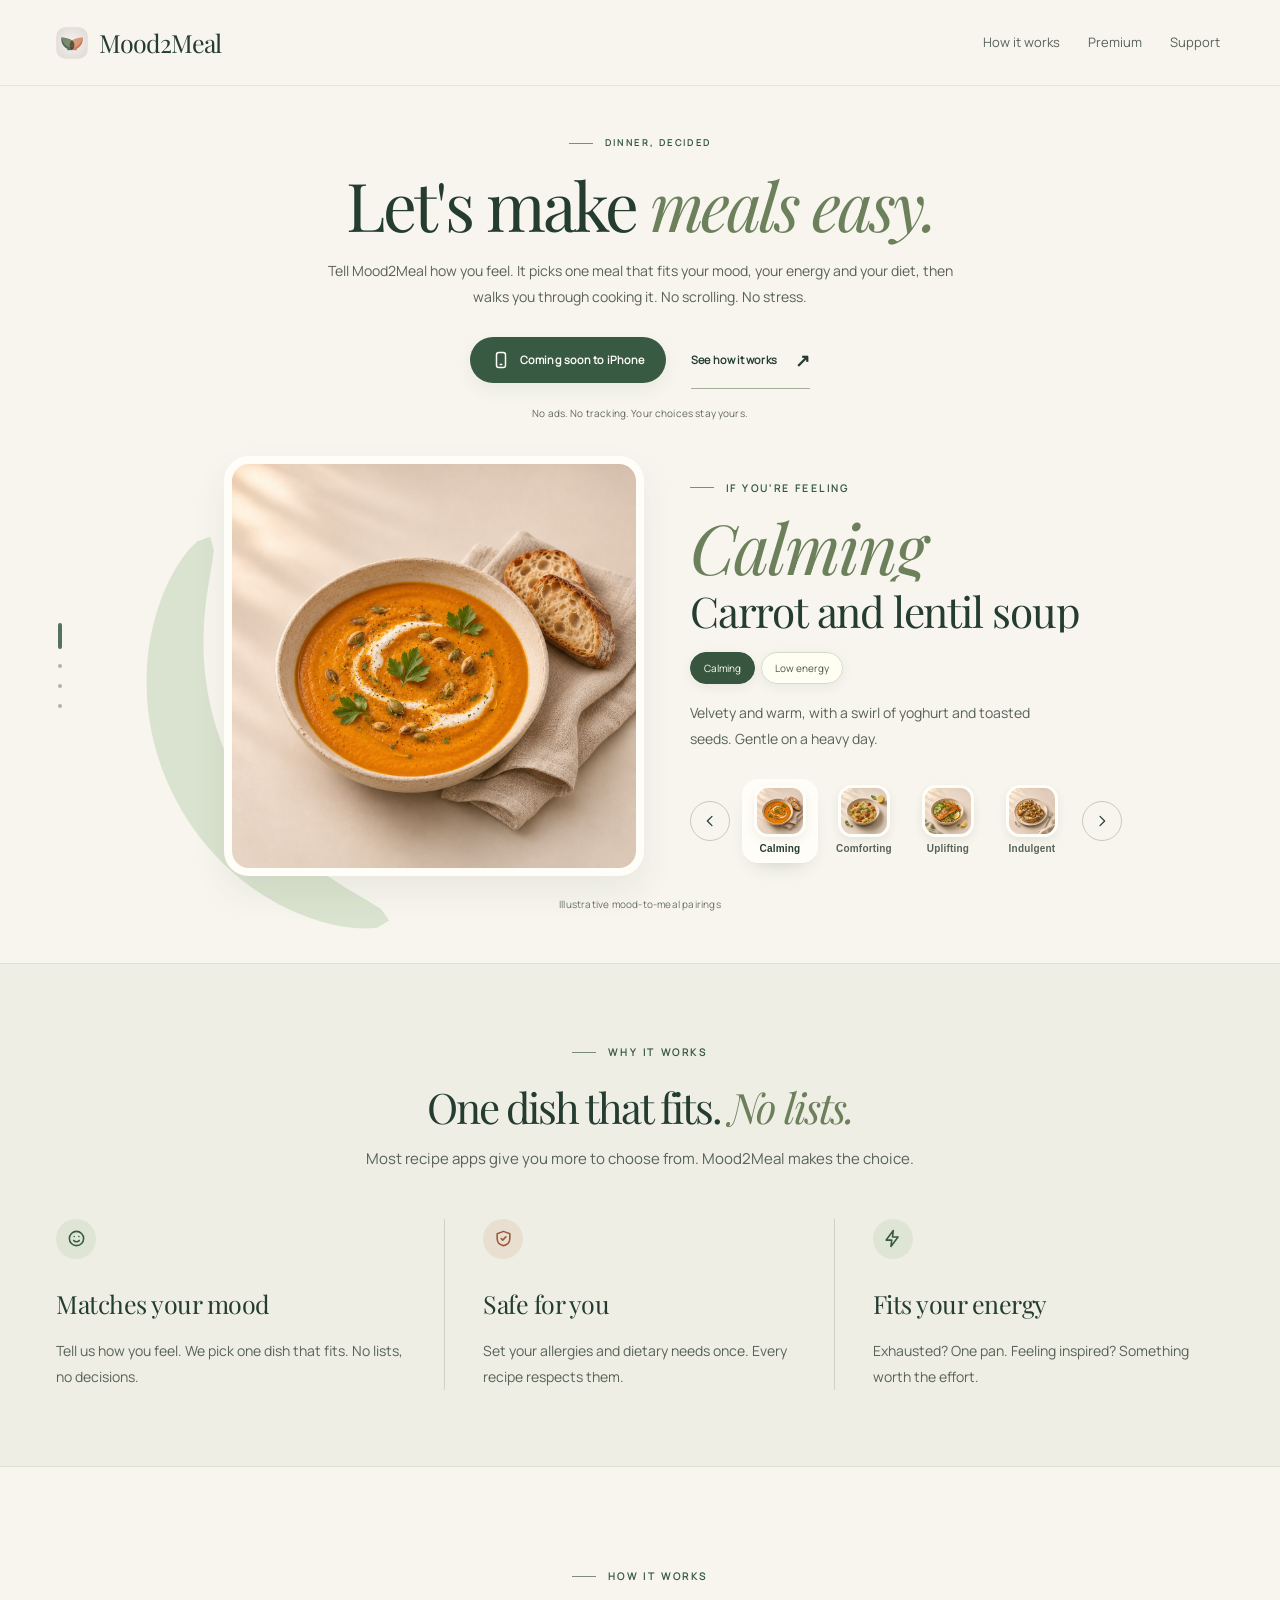
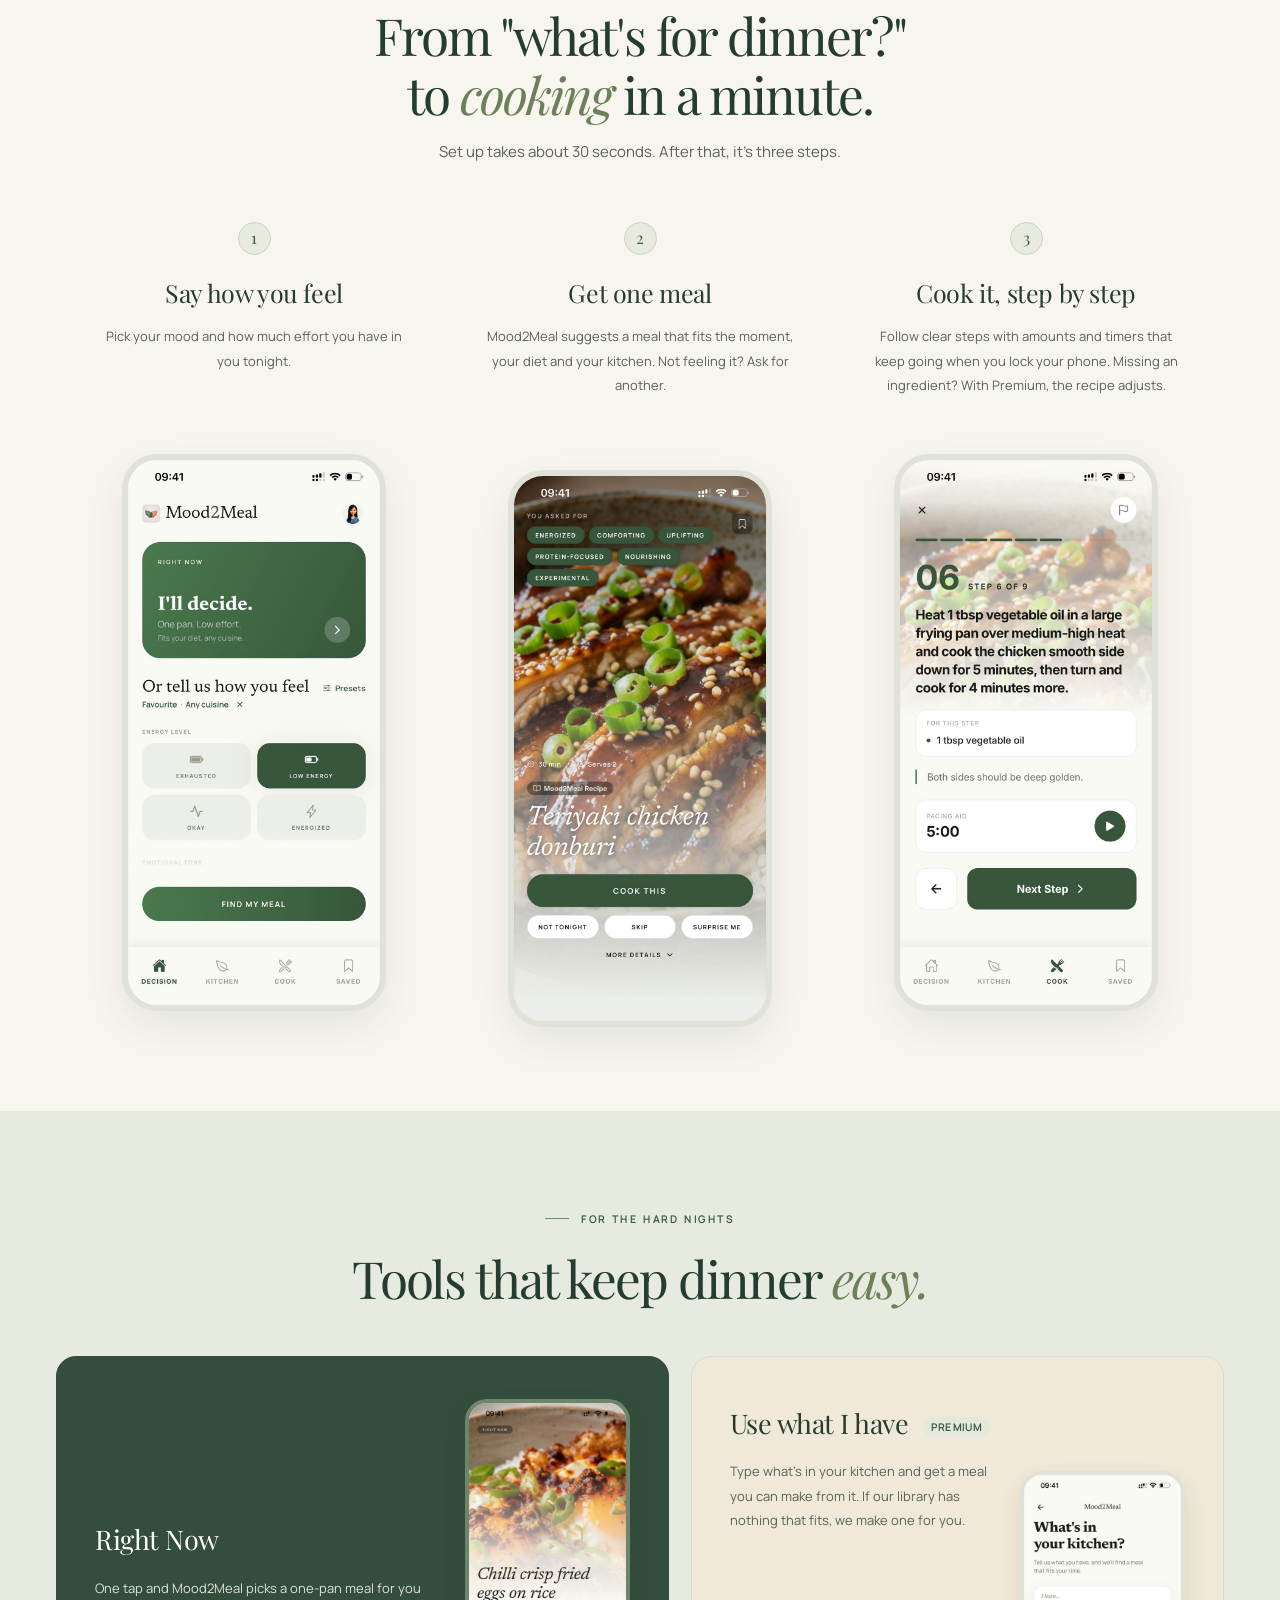
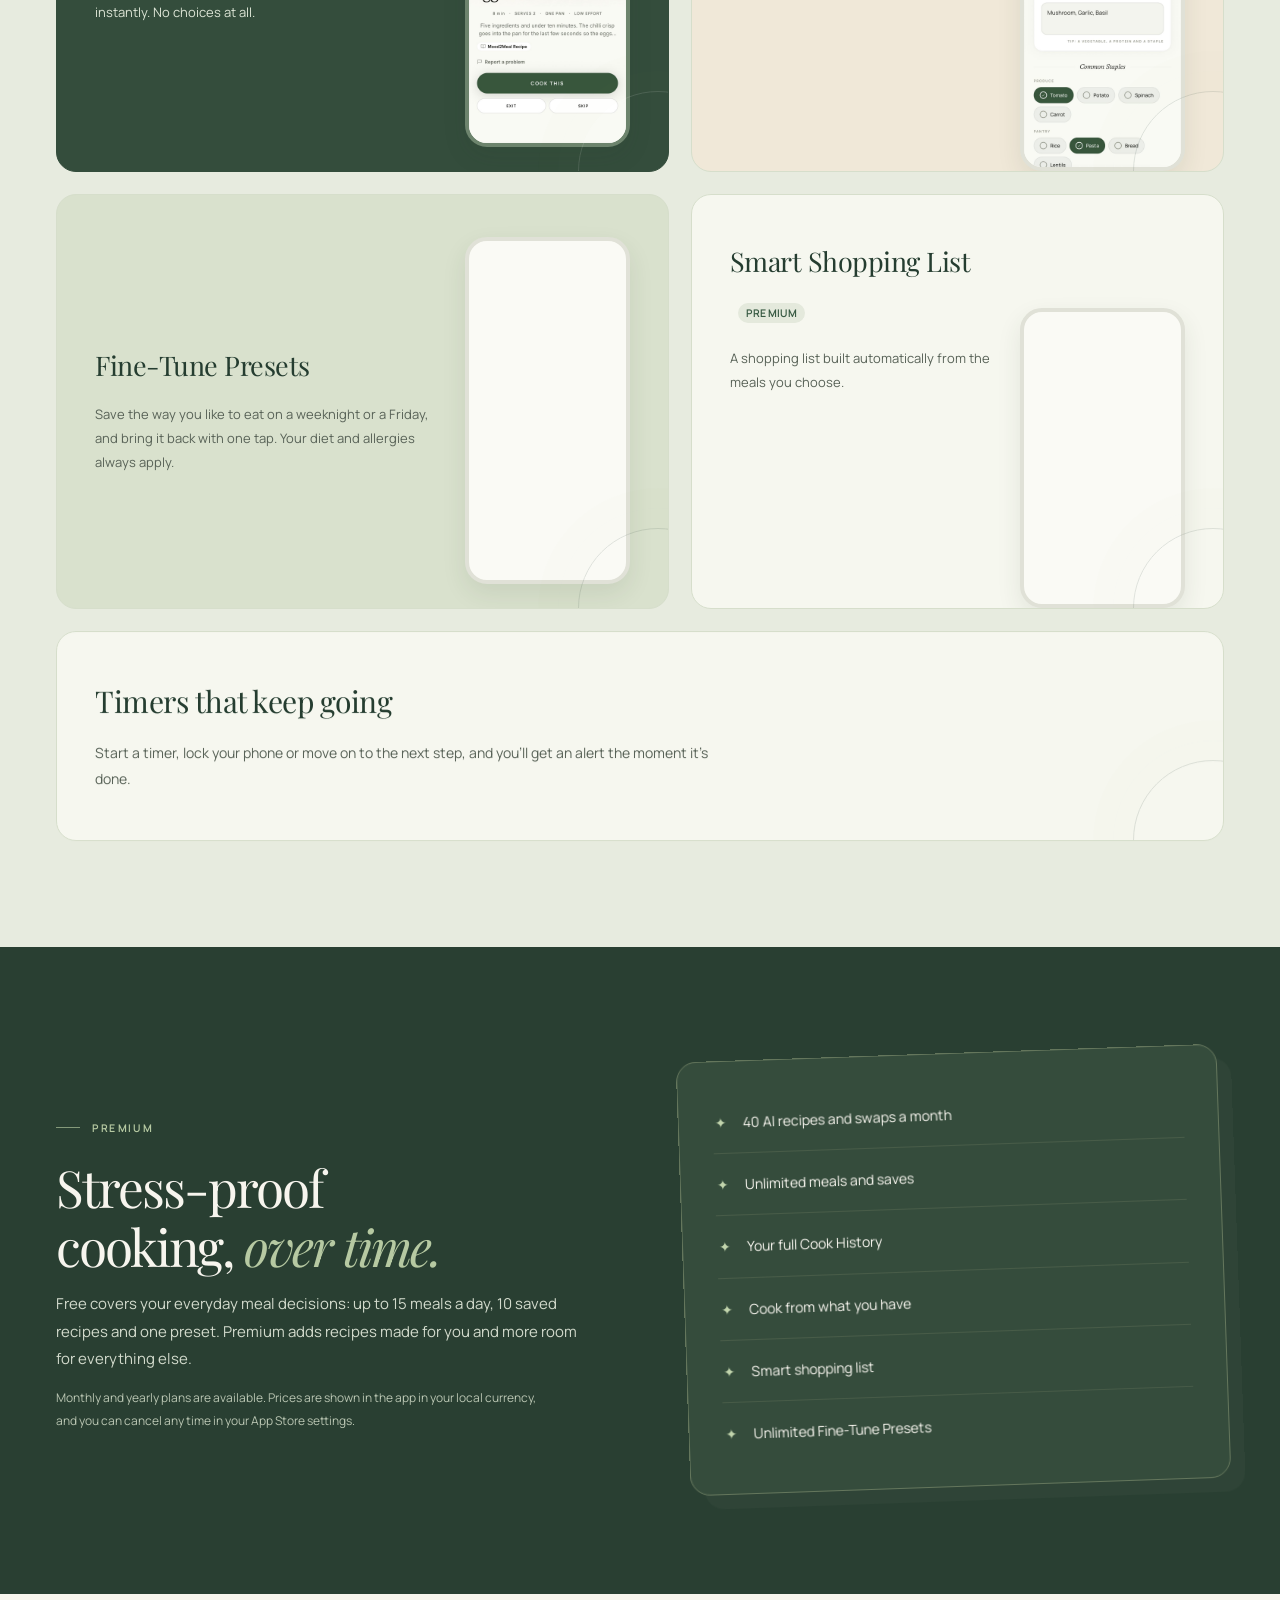
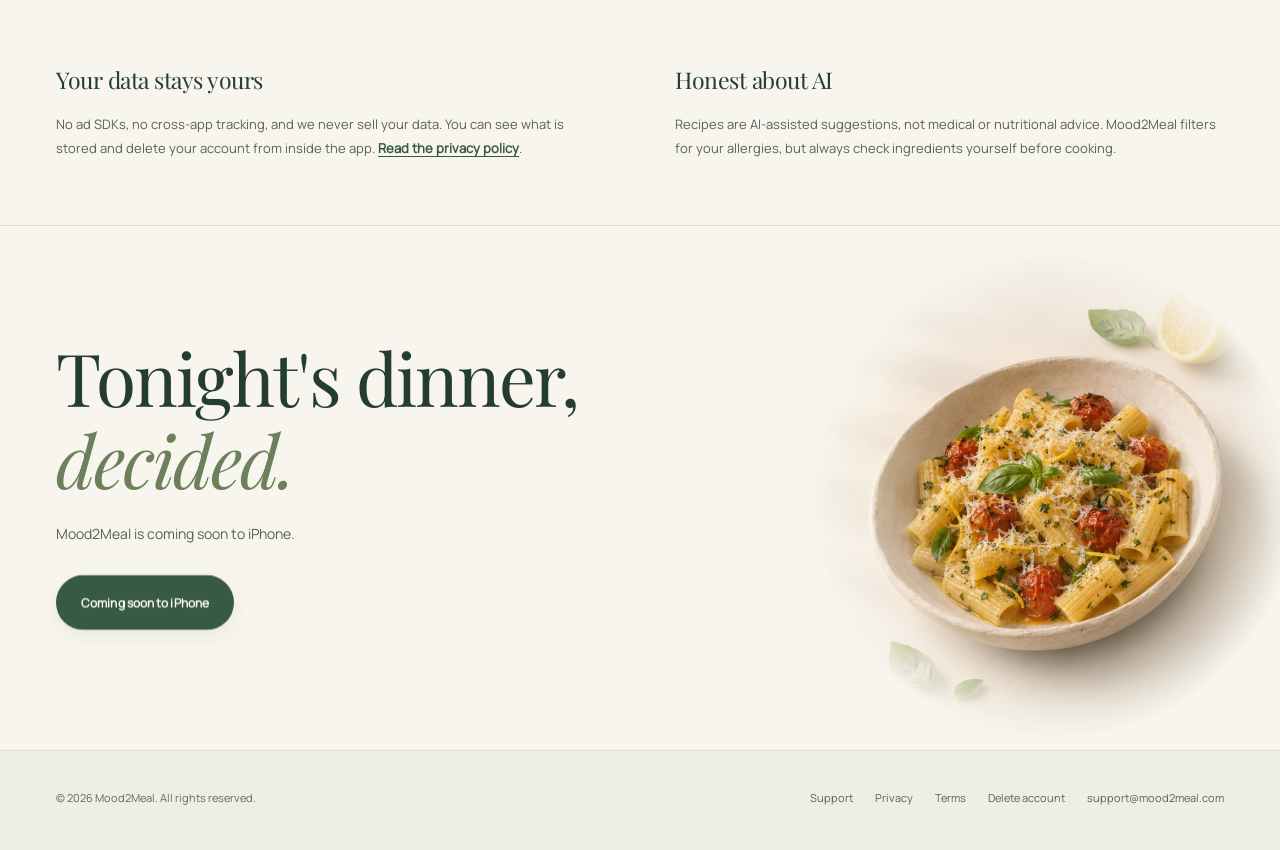
<file: index.html>
<!DOCTYPE html>
<html lang="en">
<head>
  <meta charset="UTF-8" />
  <meta name="viewport" content="width=device-width, initial-scale=1.0" />
  <title>Mood2Meal — one meal that fits how you feel</title>
  <meta name="description" content="Tell Mood2Meal how you feel and it picks one meal that fits your mood, your energy and your diet, then walks you through cooking it. No scrolling. No stress." />
  <link rel="canonical" href="https://mood2meal.com/" />
  <meta property="og:title" content="Mood2Meal — one meal that fits how you feel" />
  <meta property="og:description" content="Tell Mood2Meal how you feel and it picks one meal for you. No scrolling. No stress." />
  <meta property="og:type" content="website" />
  <meta property="og:url" content="https://mood2meal.com/" />
  <meta property="og:image" content="https://mood2meal.com/assets/icon-512.png" />
  <meta name="theme-color" content="#fafaf5" media="(prefers-color-scheme: light)" />
  <meta name="theme-color" content="#121411" media="(prefers-color-scheme: dark)" />
  <link rel="icon" type="image/png" href="assets/icon-64.png" />
  <link rel="apple-touch-icon" href="assets/icon-180.png" />
<link rel="stylesheet" href="styles.css"/><link rel="stylesheet" href="quiet-kitchen.css"/><link rel="stylesheet" href="editorial-preview/editorial.css"/><link rel="stylesheet" href="assets/meal-orbit.css" /><link rel="stylesheet" href="assets/motion-site.css" /><script>matchMedia('(prefers-reduced-motion: reduce)').matches||(document.documentElement.classList.add('m-js'),setTimeout(function(){window.__m2mMotion||document.documentElement.classList.remove('m-js')},2500))</script></head>
<body class="landing">
  <a class="skip" href="#main">Skip to content</a>

  <header class="site-header">
    <div class="wrap">
      <a class="brand" href="./" aria-label="Mood2Meal home">
        <img src="assets/icon-64.png" alt="" width="36" height="36" />
        <span>Mood2Meal</span>
      </a>
      <nav class="nav" aria-label="Main">
        <a href="#how" class="hide-sm">How it works</a>
        <a href="#premium">Premium</a>
        <a href="support.html">Support</a>
      </nav>
    </div>
  </header>

  <main id="main">
    <div class="hero">
      <div class="wrap">
        <div class="hero-copy">
          <span class="eyebrow">Dinner, decided</span>
          <h1>Let's make <em>meals easy.</em></h1>
          <p class="lede">
            Tell Mood2Meal how you feel. It picks one meal that fits your mood, your energy and
            your diet, then walks you through cooking it. No scrolling. No stress.
          </p>
          <div class="actions">
            <!-- AT LAUNCH: replace this <span> with
                 <a class="btn btn-primary" href="https://apps.apple.com/app/id6760952277">Download on the App Store</a>
                 and do the same for the button at the bottom of the page. -->
            <span class="btn btn-primary" aria-disabled="true">
              <svg viewBox="0 0 24 24" fill="none" stroke="currentColor" stroke-width="2" stroke-linecap="round" stroke-linejoin="round" aria-hidden="true"><rect x="6" y="2" width="12" height="20" rx="3"/><path d="M11 18h2"/></svg>
              Coming soon to iPhone
            </span>
            <a class="btn btn-ghost" href="#how">See how it works</a>
          </div>
          <p class="note">No ads. No tracking. Your choices stay yours.</p>
        </div>
        <div class="meal-orbit" data-orbit tabindex="0" role="region" aria-roledescription="carousel" aria-label="Example meals for each mood. Use the arrow keys or the buttons to change meal.">
          <div class="orbit-pager" role="group" aria-label="Choose a mood"><button type="button" class="orbit-dot" data-go="0" aria-label="Calming" aria-current="true"><i></i></button><button type="button" class="orbit-dot" data-go="1" aria-label="Comforting"><i></i></button><button type="button" class="orbit-dot" data-go="2" aria-label="Uplifting"><i></i></button><button type="button" class="orbit-dot" data-go="3" aria-label="Indulgent"><i></i></button></div>
          <div class="orbit-stage">
            <svg class="orbit-band" viewBox="-300 -300 600 600" aria-hidden="true"><path fill="#c9d8bd"/></svg>
            <figure class="orbit-plate is-current" data-accent="#c9d8bd"><div class="meal-frame"><img src="static-meals/calming-soup.jpg" alt="Roasted carrot and lentil soup" width="1254" height="1254" fetchpriority="high" decoding="async"/></div></figure>
            <figure class="orbit-plate" data-accent="#efc5aa" aria-hidden="true"><div class="meal-frame"><img src="assets/quiet-kitchen.jpg" alt="Rigatoni with tomato, basil and parmesan" width="1254" height="1254" loading="lazy" decoding="async"/></div></figure>
            <figure class="orbit-plate" data-accent="#f0dc96" aria-hidden="true"><div class="meal-frame"><img src="static-meals/uplifting-salmon.jpg" alt="Seared salmon and quinoa bowl" width="1254" height="1254" loading="lazy" decoding="async"/></div></figure>
            <figure class="orbit-plate" data-accent="#dcc0a6" aria-hidden="true"><div class="meal-frame"><img src="static-meals/indulgent-mushrooms.jpg" alt="Sautéed mushrooms and whipped ricotta on toasted sourdough" width="1254" height="1254" loading="lazy" decoding="async"/></div></figure>
          </div>
          <div class="orbit-info">
            <div class="orbit-copy is-current"><p class="orbit-eyebrow">If you're feeling</p><h2 class="orbit-title"><span class="orbit-mood">Calming</span><span class="orbit-dish">Carrot and lentil soup</span></h2><p class="orbit-tags"><span class="photo-tag mood">Calming</span><span class="photo-tag">Low energy</span></p><p class="orbit-line">Velvety and warm, with a swirl of yoghurt and toasted seeds. Gentle on a heavy day.</p></div>
            <div class="orbit-copy" aria-hidden="true"><p class="orbit-eyebrow">If you're feeling</p><h2 class="orbit-title"><span class="orbit-mood">Comforting</span><span class="orbit-dish">Tomato rigatoni</span></h2><p class="orbit-tags"><span class="photo-tag mood">Comforting</span><span class="photo-tag">Low energy</span></p><p class="orbit-line">Slow tomato sauce, basil and a snow of parmesan. One pot, no fuss.</p></div>
            <div class="orbit-copy" aria-hidden="true"><p class="orbit-eyebrow">If you're feeling</p><h2 class="orbit-title"><span class="orbit-mood">Uplifting</span><span class="orbit-dish">Salmon and quinoa bowl</span></h2><p class="orbit-tags"><span class="photo-tag mood">Uplifting</span><span class="photo-tag">Okay</span></p><p class="orbit-line">Seared salmon, crisp vegetables and a squeeze of lemon. Bright without being a project.</p></div>
            <div class="orbit-copy" aria-hidden="true"><p class="orbit-eyebrow">If you're feeling</p><h2 class="orbit-title"><span class="orbit-mood">Indulgent</span><span class="orbit-dish">Mushroom toast</span></h2><p class="orbit-tags"><span class="photo-tag mood">Indulgent</span><span class="photo-tag">Okay</span></p><p class="orbit-line">Buttery mushrooms and whipped ricotta on thick sourdough. A small treat that still counts as dinner.</p></div>
            <div class="orbit-controls">
              <button type="button" class="orbit-arrow" data-step="-1" aria-label="Previous meal"><svg viewBox="0 0 24 24" aria-hidden="true"><path d="M15 5l-7 7 7 7"/></svg></button>
              <div class="orbit-thumbs"><button type="button" class="orbit-thumb" data-go="0" aria-label="Calming: Carrot and lentil soup" aria-current="true"><img src="static-meals/calming-soup.jpg" alt="" width="52" height="52" loading="lazy" decoding="async"/><span>Calming</span></button><button type="button" class="orbit-thumb" data-go="1" aria-label="Comforting: Tomato rigatoni"><img src="assets/quiet-kitchen.jpg" alt="" width="52" height="52" loading="lazy" decoding="async"/><span>Comforting</span></button><button type="button" class="orbit-thumb" data-go="2" aria-label="Uplifting: Salmon and quinoa bowl"><img src="static-meals/uplifting-salmon.jpg" alt="" width="52" height="52" loading="lazy" decoding="async"/><span>Uplifting</span></button><button type="button" class="orbit-thumb" data-go="3" aria-label="Indulgent: Mushroom toast"><img src="static-meals/indulgent-mushrooms.jpg" alt="" width="52" height="52" loading="lazy" decoding="async"/><span>Indulgent</span></button></div>
              <button type="button" class="orbit-arrow" data-step="1" aria-label="Next meal"><svg viewBox="0 0 24 24" aria-hidden="true"><path d="M9 5l7 7-7 7"/></svg></button>
            </div>
          </div>
          <p class="orbit-sr" aria-live="polite"></p>
        </div><p class="hero-gallery-note" data-new-content>Illustrative mood-to-meal pairings</p>
      </div>
    </div>

    <section class="tint why">
      <div class="wrap">
        <div class="section-head">
          <span class="eyebrow">Why it works</span>
          <h2>One dish that fits. <em>No lists.</em></h2>
          <p>Most recipe apps give you more to choose from. Mood2Meal makes the choice.</p>
        </div>
        <div class="grid three">
          <div class="card">
            <div class="icon"><svg viewBox="0 0 24 24" fill="none" stroke="currentColor" stroke-width="2" stroke-linecap="round" stroke-linejoin="round" aria-hidden="true"><circle cx="12" cy="12" r="9"/><path d="M8.5 14.5a4.5 4.5 0 0 0 7 0"/><path d="M9 9.5h.01M15 9.5h.01"/></svg></div>
            <h3>Matches your mood</h3>
            <p>Tell us how you feel. We pick one dish that fits. No lists, no decisions.</p>
          </div>
          <div class="card">
            <div class="icon clay"><svg viewBox="0 0 24 24" fill="none" stroke="currentColor" stroke-width="2" stroke-linecap="round" stroke-linejoin="round" aria-hidden="true"><path d="M12 3l8 3v6c0 4.5-3.2 8-8 9-4.8-1-8-4.5-8-9V6l8-3z"/><path d="M9 12l2 2 4-4"/></svg></div>
            <h3>Safe for you</h3>
            <p>Set your allergies and dietary needs once. Every recipe respects them.</p>
          </div>
          <div class="card">
            <div class="icon"><svg viewBox="0 0 24 24" fill="none" stroke="currentColor" stroke-width="2" stroke-linecap="round" stroke-linejoin="round" aria-hidden="true"><path d="M13 2L4 14h7l-1 8 9-12h-7l1-8z"/></svg></div>
            <h3>Fits your energy</h3>
            <p>Exhausted? One pan. Feeling inspired? Something worth the effort.</p>
          </div>
        </div>
      </div>
    </section>

    <section id="how">
      <div class="wrap split">
        <div class="section-head">
          <span class="eyebrow">How it works</span>
          <h2>From "what's for dinner?" to <em>cooking</em> in a minute.</h2>
          <p>Set up takes about 30 seconds. After that, it's three steps.</p>
        </div>
        <ol class="steps">
          <li>
            <h3>Say how you feel</h3>
            <p>Pick your mood and how much effort you have in you tonight.</p>
          <figure class="app-phone light" data-app-screen><img src="editorial-preview/mood-light.jpg?v=20261123" alt="The Mood2Meal home screen: the Right Now card, then Or tell us how you feel with Low energy picked from the Favourite preset" width="828" height="1792" loading="lazy" decoding="async"/></figure></li>
          <li>
            <h3>Get one meal</h3>
            <p>Mood2Meal suggests a meal that fits the moment, your diet and your kitchen. Not feeling it? Ask for another.</p>
          <figure class="app-phone light" data-app-screen><img src="editorial-preview/meal-light.jpg?v=20261123" alt="Mood2Meal suggesting teriyaki chicken donburi for Energized, Comforting and Uplifting: 30 minutes, serves 2" width="828" height="1792" loading="lazy" decoding="async"/></figure></li>
          <li>
            <h3>Cook it, step by step</h3>
            <p>Follow clear steps with amounts and timers that keep going when you lock your phone. Missing an ingredient? With Premium, the recipe adjusts.</p>
          <figure class="app-phone light" data-app-screen><img src="editorial-preview/cooking-light.jpg?v=20261123" alt="Step 6 of 9 for teriyaki chicken donburi, with a five-minute timer ready to start" width="828" height="1792" loading="lazy" decoding="async"/></figure></li>
        </ol>
      </div>
    </section>

    <section class="tint tools">
      <div class="wrap">
        <div class="section-head">
          <span class="eyebrow">For the hard nights</span>
          <h2>Tools that keep dinner <em>easy.</em></h2>
        </div>
        <div class="grid two">
          <div class="card with-screen right-now-card"><div><h3>Right Now</h3>
<p>One tap and Mood2Meal picks a one-pan meal for you instantly. No choices at all.</p></div><figure class="app-phone light" data-app-screen><img src="editorial-preview/right-now-light.jpg" alt="Right Now picking chilli crisp fried eggs on rice: eight minutes, one pan, low effort" width="828" height="1792" loading="lazy" decoding="async"/></figure></div>
          <div class="card with-screen"><div><h3>Use what I have <span class="premium-tag">Premium</span></h3>
<p>Type what's in your kitchen and get a meal you can make from it. If our library has nothing that fits, we make one for you.</p></div><figure class="app-phone light" data-app-screen><img src="editorial-preview/pantry-light.jpg?v=20261123" alt="Use what I have: mushroom, garlic and basil typed in, with tomato and pasta ticked as staples" width="828" height="1792" loading="lazy" decoding="async"/></figure></div>
          <div class="card with-screen full-screen"><div><h3>Fine-Tune Presets</h3>
<p>Save the way you like to eat on a weeknight or a Friday, and bring it back with one tap. Your diet and allergies always apply.</p></div><figure class="app-phone light" data-app-screen><img src="editorial-preview/presets-light.jpg?v=20261123" alt="The Presets sheet with three saved presets, Friday treat, Saturday night and Favourite, each one tap away" width="828" height="1792" loading="lazy" decoding="async"/></figure></div>
          <div class="card with-screen"><div><h3>Smart Shopping List <span class="premium-tag">Premium</span></h3>
<p>A shopping list built automatically from the meals you choose.</p></div><figure class="app-phone light" data-app-screen><img src="editorial-preview/shopping-light.jpg?v=20261123" alt="Smart Shopping List built from saved meals, with ingredients and amounts grouped by aisle" width="828" height="1792" loading="lazy" decoding="async"/></figure></div>
          <div class="card wide">
            <h3>Timers that keep going</h3>
            <p>Start a timer, lock your phone or move on to the next step, and you'll get an alert the moment it's done.</p>
          </div>
        </div>
      </div>
    </section>

    <section id="premium">
      <div class="wrap split">
        <div class="section-head">
          <span class="eyebrow">Premium</span>
          <h2>Stress-proof cooking, <em>over time.</em></h2>
          <p>
            Free covers your everyday meal decisions: up to 15 meals a day, 10 saved recipes and
            one preset. Premium adds recipes made for you and more room for everything else.
          </p>
          <p class="fine">
            Monthly and yearly plans are available. Prices are shown in the app in your local
            currency, and you can cancel any time in your App Store settings.
          </p>
        </div>
        <div class="card">
          <ul class="ticks">
            <li>40 AI recipes and swaps a month</li>
            <li>Unlimited meals and saves</li>
            <li>Your full Cook History</li>
            <li>Cook from what you have</li>
            <li>Smart shopping list</li>
            <li>Unlimited Fine-Tune Presets</li>
          </ul>
        </div>
      </div>
    </section>

    <section class="tint trust">
      <div class="wrap">
        <div class="grid two">
          <div class="card">
            <h3>Your data stays yours</h3>
            <p>
              No ad SDKs, no cross-app tracking, and we never sell your data. You can see what
              is stored and delete your account from inside the app.
              <a href="privacy.html">Read the privacy policy</a>.
            </p>
          </div>
          <div class="card">
            <h3>Honest about AI</h3>
            <p>
              Recipes are AI-assisted suggestions, not medical or nutritional advice. Mood2Meal
              filters for your allergies, but always check ingredients yourself before cooking.
            </p>
          </div>
        </div>
      </div>
    </section>

    <section class="cta"><div class="closing-art" aria-hidden="true"><img src="assets/quiet-kitchen.jpg" alt="" width="1254" height="1254" loading="lazy" /></div>
      <div class="wrap">
        <h2>Tonight's dinner, <em>decided.</em></h2>
        <p>Mood2Meal is coming soon to iPhone.</p>
        <span class="btn btn-primary" aria-disabled="true">Coming soon to iPhone</span>
      </div>
    </section>
  </main>

  <footer class="site-footer">
    <div class="wrap">
      <span>© 2026 Mood2Meal. All rights reserved.</span>
      <nav aria-label="Footer">
        <a href="support.html">Support</a>
        <a href="privacy.html">Privacy</a>
        <a href="terms.html">Terms</a>
        <a href="delete-account.html">Delete account</a>
        <a href="mailto:support@mood2meal.com">support@mood2meal.com</a>
      </nav>
    </div>
  </footer>
<script src="assets/vendor/motion.js" defer></script><script src="assets/motion-site.js" defer></script><script src="assets/meal-orbit.js" defer></script></body>
</html>
</file>
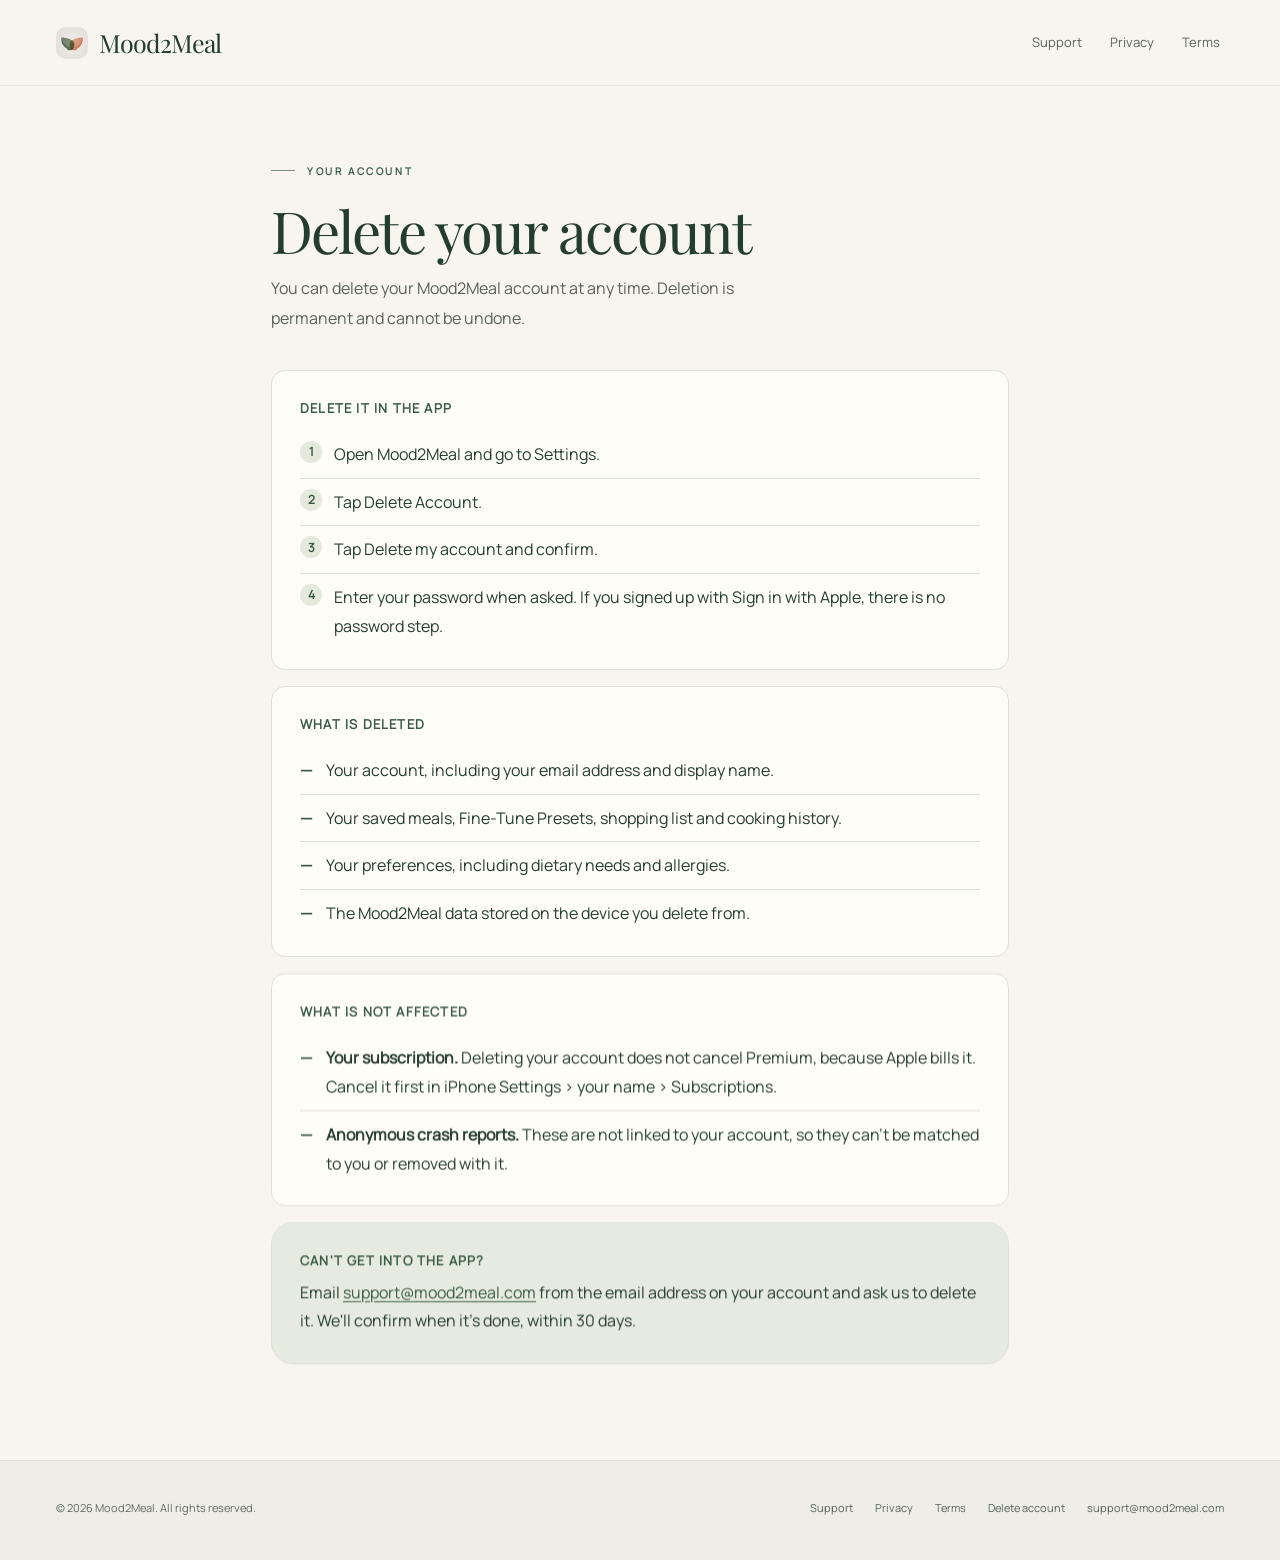
<file: delete-account.html>
<!DOCTYPE html>
<html lang="en">
<head>
  <meta charset="UTF-8" />
  <meta name="viewport" content="width=device-width, initial-scale=1.0" />
  <title>Delete your account – Mood2Meal</title>
  <meta name="description" content="How to permanently delete your Mood2Meal account and the data that goes with it." />
  <link rel="canonical" href="https://mood2meal.com/delete-account" />
  <meta name="theme-color" content="#fafaf5" media="(prefers-color-scheme: light)" />
  <meta name="theme-color" content="#121411" media="(prefers-color-scheme: dark)" />
  <link rel="icon" type="image/png" href="assets/icon-64.png" />
  <link rel="apple-touch-icon" href="assets/icon-180.png" />
  <link rel="stylesheet" href="styles.css" />
  <link rel="stylesheet" href="quiet-kitchen.css" />
<link rel="stylesheet" href="assets/motion-site.css" /><script>matchMedia('(prefers-reduced-motion: reduce)').matches||(document.documentElement.classList.add('m-js'),setTimeout(function(){window.__m2mMotion||document.documentElement.classList.remove('m-js')},2500))</script></head>
<body>
  <a class="skip" href="#main">Skip to content</a>

  <header class="site-header">
    <div class="wrap">
      <a class="brand" href="./" aria-label="Mood2Meal home">
        <img src="assets/icon-64.png" alt="" width="36" height="36" />
        <span>Mood2Meal</span>
      </a>
      <nav class="nav" aria-label="Main">
        <a href="support.html">Support</a>
        <a href="privacy.html">Privacy</a>
        <a href="terms.html">Terms</a>
      </nav>
    </div>
  </header>

  <main id="main" class="doc">
    <div class="wrap narrow">
      <span class="eyebrow">Your account</span>
      <h1>Delete your account</h1>
      <p class="lede">
        You can delete your Mood2Meal account at any time. Deletion is permanent and cannot be
        undone.
      </p>

      <div class="card">
        <h2>Delete it in the app</h2>
        <ol>
          <li>Open Mood2Meal and go to Settings.</li>
          <li>Tap Delete Account.</li>
          <li>Tap Delete my account and confirm.</li>
          <li>Enter your password when asked. If you signed up with Sign in with Apple, there is no password step.</li>
        </ol>
      </div>

      <div class="card">
        <h2>What is deleted</h2>
        <ul>
          <li>Your account, including your email address and display name.</li>
          <li>Your saved meals, Fine-Tune Presets, shopping list and cooking history.</li>
          <li>Your preferences, including dietary needs and allergies.</li>
          <li>The Mood2Meal data stored on the device you delete from.</li>
        </ul>
      </div>

      <div class="card">
        <h2>What is not affected</h2>
        <ul>
          <li><strong>Your subscription.</strong> Deleting your account does not cancel Premium, because Apple bills it. Cancel it first in iPhone Settings › your name › Subscriptions.</li>
          <li><strong>Anonymous crash reports.</strong> These are not linked to your account, so they can't be matched to you or removed with it.</li>
        </ul>
      </div>

      <div class="callout">
        <h2>Can't get into the app?</h2>
        <p>
          Email <a href="mailto:support@mood2meal.com?subject=Delete%20my%20Mood2Meal%20account">support@mood2meal.com</a>
          from the email address on your account and ask us to delete it. We'll confirm when
          it's done, within 30 days.
        </p>
      </div>
    </div>
  </main>

  <footer class="site-footer">
    <div class="wrap">
      <span>© 2026 Mood2Meal. All rights reserved.</span>
      <nav aria-label="Footer">
        <a href="support.html">Support</a>
        <a href="privacy.html">Privacy</a>
        <a href="terms.html">Terms</a>
        <a href="delete-account.html">Delete account</a>
        <a href="mailto:support@mood2meal.com">support@mood2meal.com</a>
      </nav>
    </div>
  </footer>
<script src="assets/vendor/motion.js" defer></script><script src="assets/motion-site.js" defer></script></body>
</html>
</file>
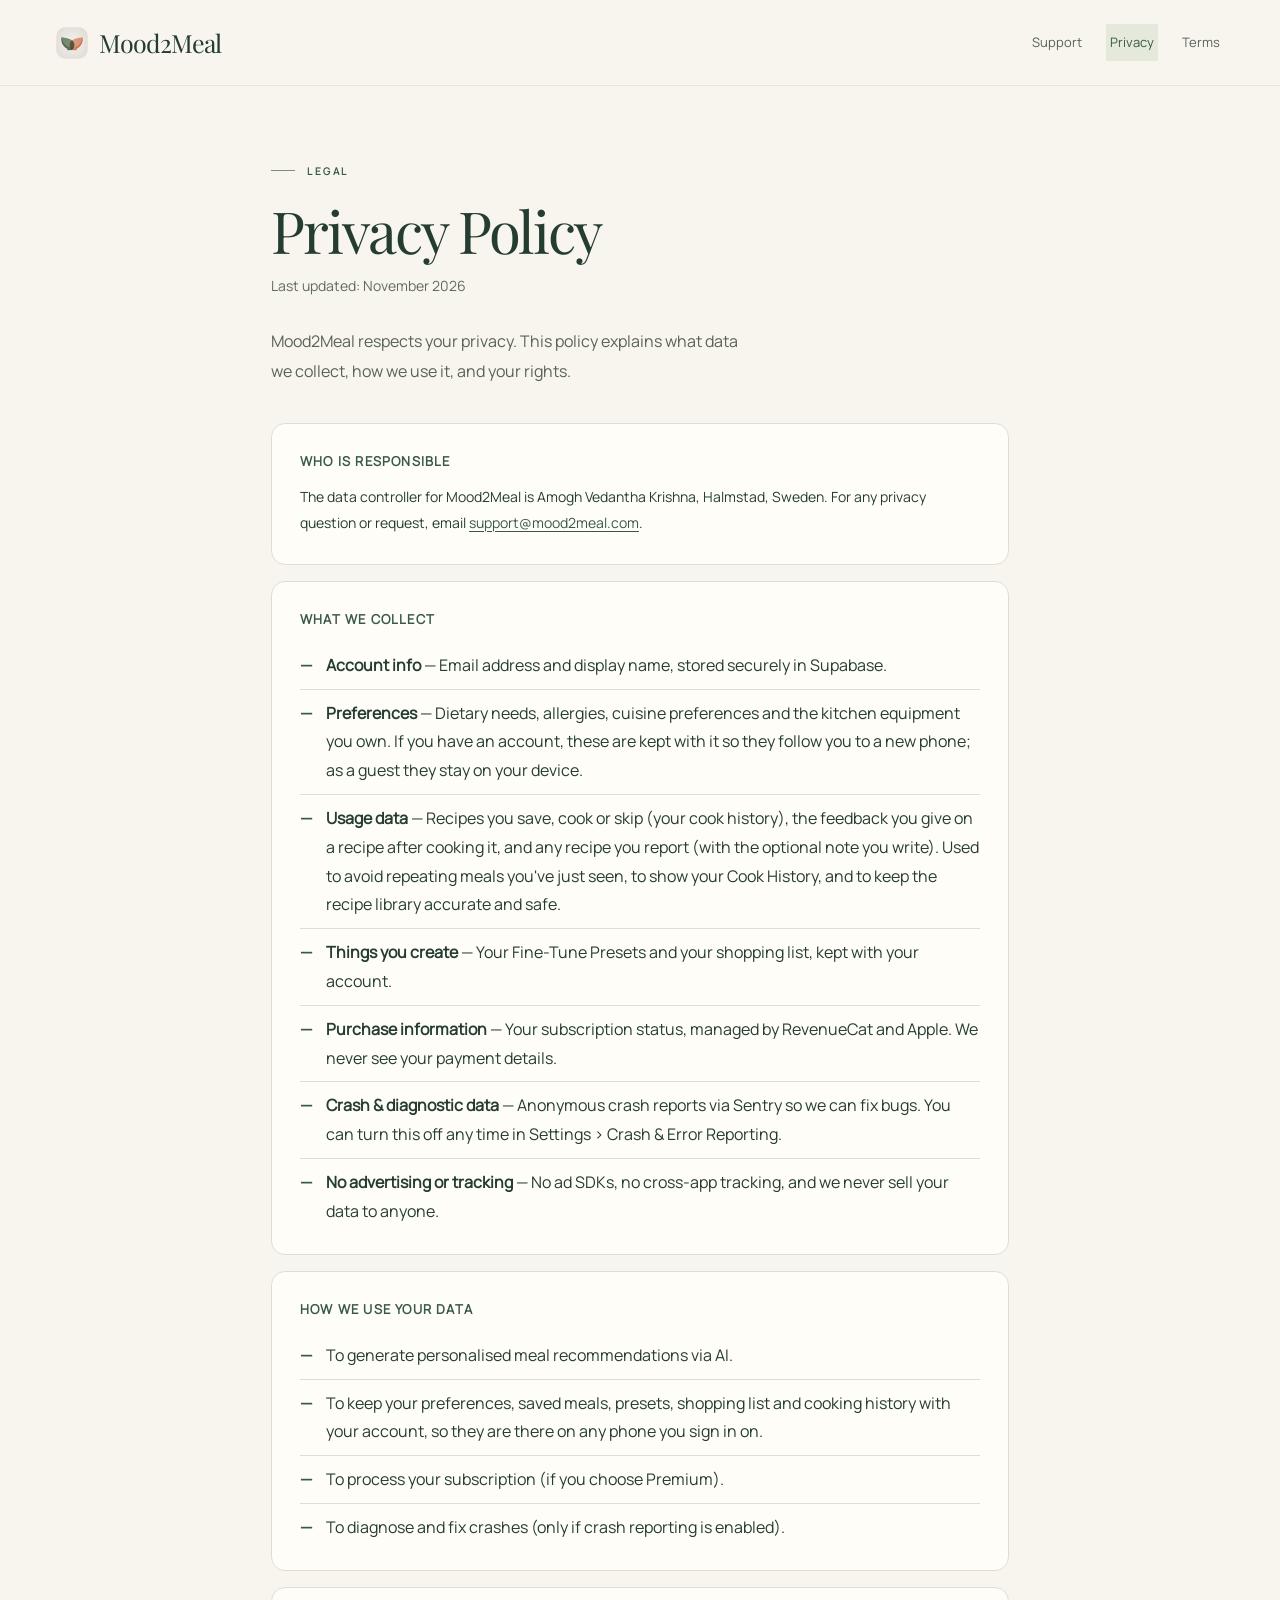
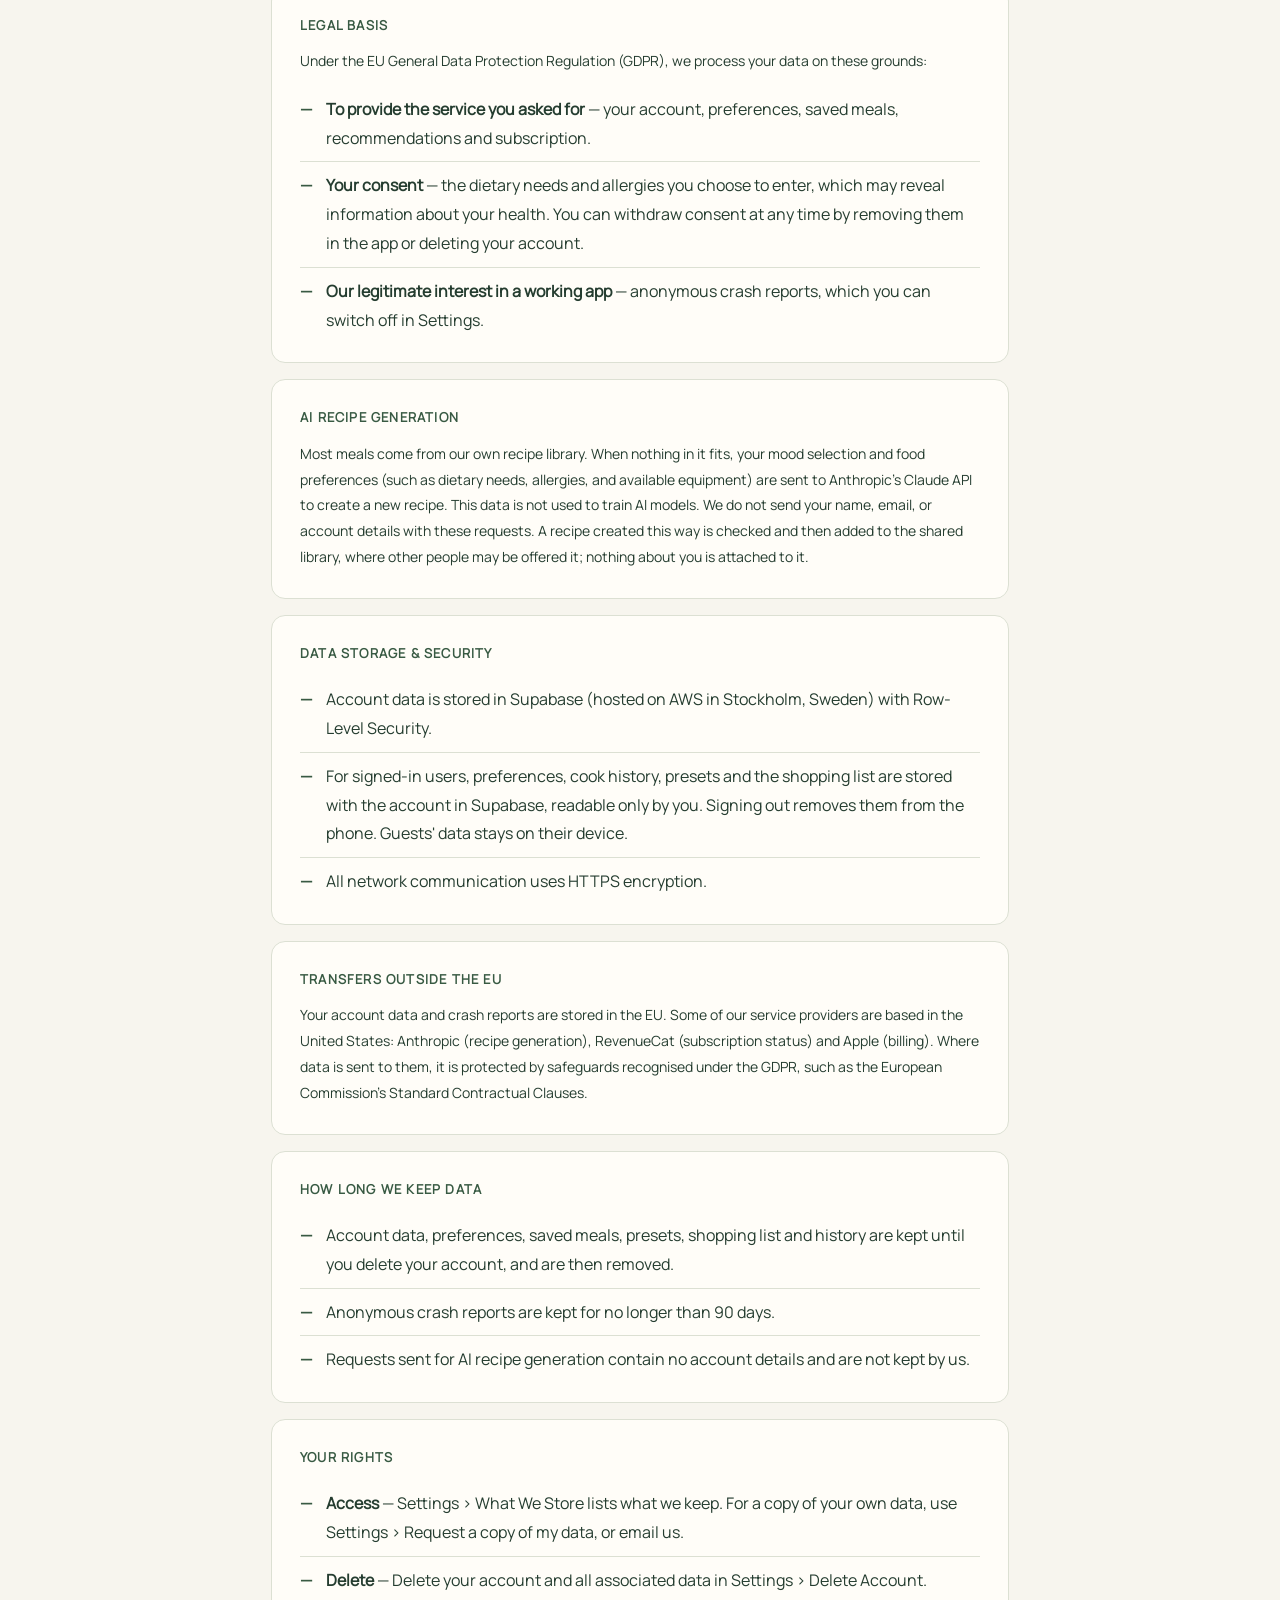
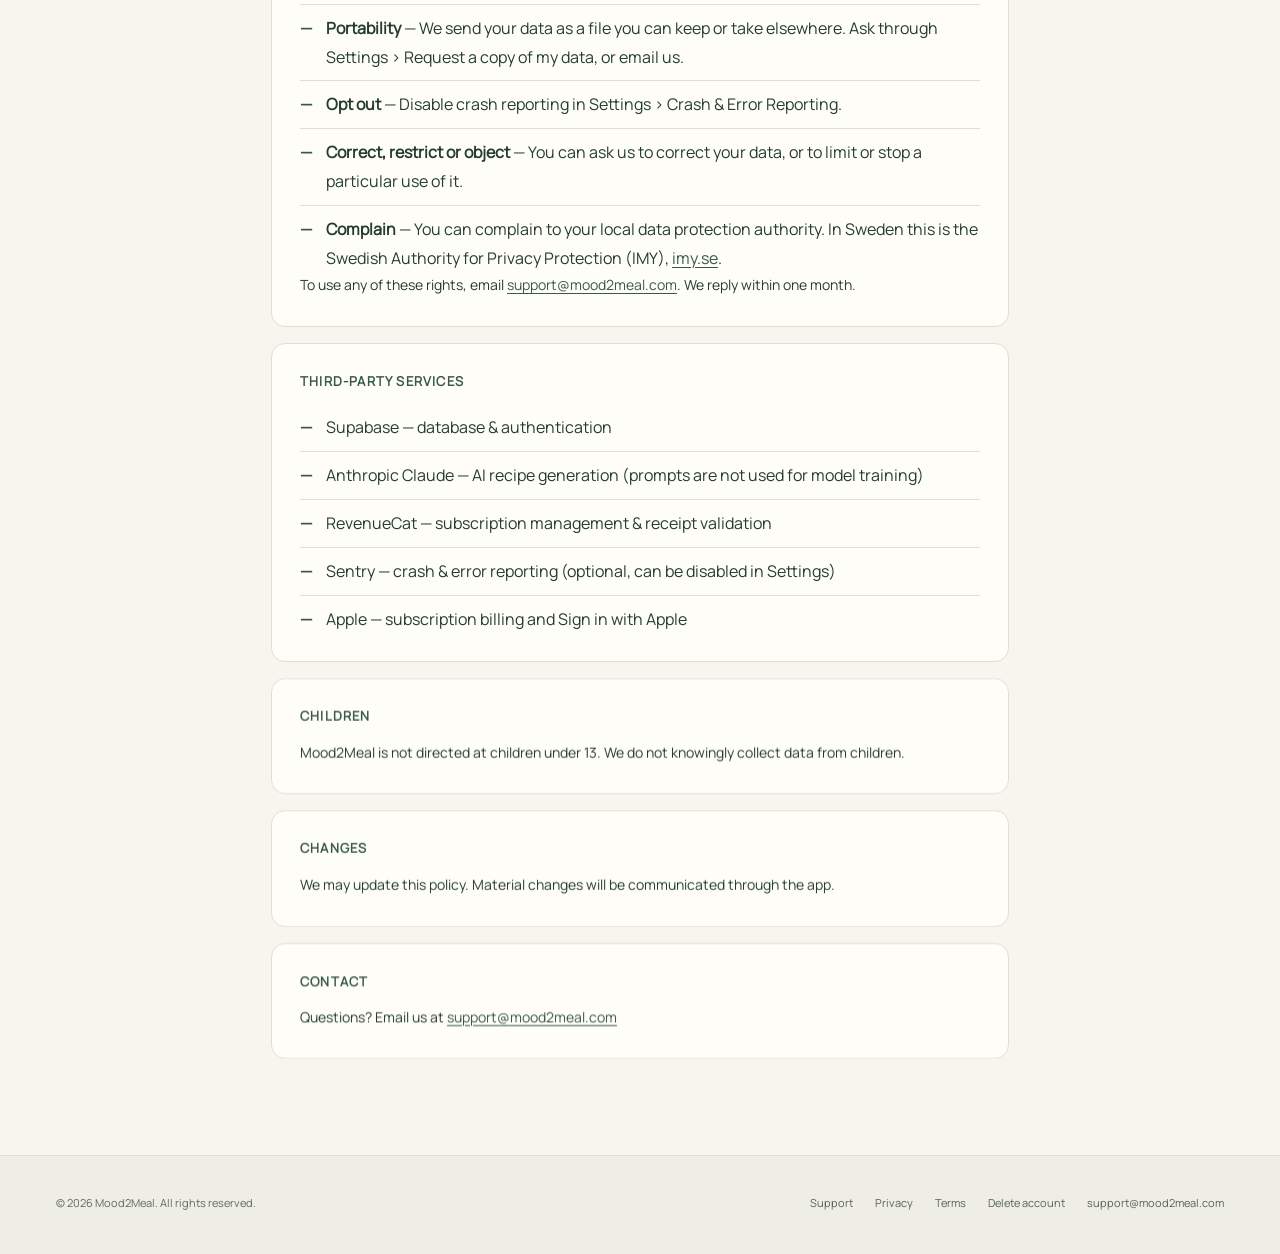
<file: privacy.html>
<!DOCTYPE html>
<html lang="en">
<head>
  <meta charset="UTF-8" />
  <meta name="viewport" content="width=device-width, initial-scale=1.0" />
  <title>Privacy Policy – Mood2Meal</title>
  <meta name="description" content="What data Mood2Meal collects, how it is used, and your rights." />
  <link rel="canonical" href="https://mood2meal.com/privacy" />
  <meta name="theme-color" content="#fafaf5" media="(prefers-color-scheme: light)" />
  <meta name="theme-color" content="#121411" media="(prefers-color-scheme: dark)" />
  <link rel="icon" type="image/png" href="assets/icon-64.png" />
  <link rel="apple-touch-icon" href="assets/icon-180.png" />
  <link rel="stylesheet" href="styles.css" />
  <link rel="stylesheet" href="quiet-kitchen.css" />
<link rel="stylesheet" href="assets/motion-site.css" /><script>matchMedia('(prefers-reduced-motion: reduce)').matches||(document.documentElement.classList.add('m-js'),setTimeout(function(){window.__m2mMotion||document.documentElement.classList.remove('m-js')},2500))</script></head>
<body>
  <a class="skip" href="#main">Skip to content</a>

  <header class="site-header">
    <div class="wrap">
      <a class="brand" href="./" aria-label="Mood2Meal home">
        <img src="assets/icon-64.png" alt="" width="36" height="36" />
        <span>Mood2Meal</span>
      </a>
      <nav class="nav" aria-label="Main">
        <a href="support.html">Support</a>
        <a href="privacy.html" aria-current="page">Privacy</a>
        <a href="terms.html">Terms</a>
      </nav>
    </div>
  </header>

  <main id="main" class="doc">
    <div class="wrap narrow">
      <span class="eyebrow">Legal</span>
      <h1>Privacy Policy</h1>
      <p class="updated">Last updated: November 2026</p>

      <p class="lede">
        Mood2Meal respects your privacy. This policy explains what data we collect,
        how we use it, and your rights.
      </p>

      <div class="card">
        <h2>Who Is Responsible</h2>
        <p>
          The data controller for Mood2Meal is Amogh Vedantha Krishna, Halmstad, Sweden. For any
          privacy question or request, email
          <a href="mailto:support@mood2meal.com">support@mood2meal.com</a>.
        </p>
      </div>

      <div class="card">
        <h2>What We Collect</h2>
        <ul>
          <li><strong>Account info</strong> — Email address and display name, stored securely in Supabase.</li>
          <li><strong>Preferences</strong> — Dietary needs, allergies, cuisine preferences and the kitchen equipment you own. If you have an account, these are kept with it so they follow you to a new phone; as a guest they stay on your device.</li>
          <li><strong>Usage data</strong> — Recipes you save, cook or skip (your cook history), the feedback you give on a recipe after cooking it, and any recipe you report (with the optional note you write). Used to avoid repeating meals you've just seen, to show your Cook History, and to keep the recipe library accurate and safe.</li>
          <li><strong>Things you create</strong> — Your Fine-Tune Presets and your shopping list, kept with your account.</li>
          <li><strong>Purchase information</strong> — Your subscription status, managed by RevenueCat and Apple. We never see your payment details.</li>
          <li><strong>Crash &amp; diagnostic data</strong> — Anonymous crash reports via Sentry so we can fix bugs. You can turn this off any time in Settings › Crash &amp; Error Reporting.</li>
          <li><strong>No advertising or tracking</strong> — No ad SDKs, no cross-app tracking, and we never sell your data to anyone.</li>
        </ul>
      </div>

      <div class="card">
        <h2>How We Use Your Data</h2>
        <ul>
          <li>To generate personalised meal recommendations via AI.</li>
          <li>To keep your preferences, saved meals, presets, shopping list and cooking history with your account, so they are there on any phone you sign in on.</li>
          <li>To process your subscription (if you choose Premium).</li>
          <li>To diagnose and fix crashes (only if crash reporting is enabled).</li>
        </ul>
      </div>

      <div class="card">
        <h2>Legal Basis</h2>
        <p>Under the EU General Data Protection Regulation (GDPR), we process your data on these grounds:</p>
        <ul>
          <li><strong>To provide the service you asked for</strong> — your account, preferences, saved meals, recommendations and subscription.</li>
          <li><strong>Your consent</strong> — the dietary needs and allergies you choose to enter, which may reveal information about your health. You can withdraw consent at any time by removing them in the app or deleting your account.</li>
          <li><strong>Our legitimate interest in a working app</strong> — anonymous crash reports, which you can switch off in Settings.</li>
        </ul>
      </div>

      <div class="card">
        <h2>AI Recipe Generation</h2>
        <p>
          Most meals come from our own recipe library. When nothing in it fits, your mood
          selection and food preferences (such as dietary needs, allergies, and available
          equipment) are sent to Anthropic's Claude API to create a new recipe. This data is
          not used to train AI models. We do not send your name, email, or account details
          with these requests. A recipe created this way is checked and then added to the
          shared library, where other people may be offered it; nothing about you is attached
          to it.
        </p>
      </div>

      <div class="card">
        <h2>Data Storage &amp; Security</h2>
        <ul>
          <li>Account data is stored in Supabase (hosted on AWS in Stockholm, Sweden) with Row-Level Security.</li>
          <li>For signed-in users, preferences, cook history, presets and the shopping list are stored with the account in Supabase, readable only by you. Signing out removes them from the phone. Guests' data stays on their device.</li>
          <li>All network communication uses HTTPS encryption.</li>
        </ul>
      </div>

      <div class="card">
        <h2>Transfers Outside the EU</h2>
        <p>
          Your account data and crash reports are stored in the EU. Some of our service
          providers are based in the United States: Anthropic (recipe generation), RevenueCat
          (subscription status) and Apple (billing). Where data is sent to them, it is
          protected by safeguards recognised under the GDPR, such as the European Commission's
          Standard Contractual Clauses.
        </p>
      </div>

      <div class="card">
        <h2>How Long We Keep Data</h2>
        <ul>
          <li>Account data, preferences, saved meals, presets, shopping list and history are kept until you delete your account, and are then removed.</li>
          <li>Anonymous crash reports are kept for no longer than 90 days.</li>
          <li>Requests sent for AI recipe generation contain no account details and are not kept by us.</li>
        </ul>
      </div>

      <div class="card">
        <h2>Your Rights</h2>
        <ul>
          <li><strong>Access</strong> — Settings › What We Store lists what we keep. For a copy of your own data, use Settings › Request a copy of my data, or email us.</li>
          <li><strong>Delete</strong> — Delete your account and all associated data in Settings › Delete Account.</li>
          <li><strong>Portability</strong> — We send your data as a file you can keep or take elsewhere. Ask through Settings › Request a copy of my data, or email us.</li>
          <li><strong>Opt out</strong> — Disable crash reporting in Settings › Crash &amp; Error Reporting.</li>
          <li><strong>Correct, restrict or object</strong> — You can ask us to correct your data, or to limit or stop a particular use of it.</li>
          <li><strong>Complain</strong> — You can complain to your local data protection authority. In Sweden this is the Swedish Authority for Privacy Protection (IMY), <a href="https://www.imy.se" rel="noopener">imy.se</a>.</li>
        </ul>
        <p>To use any of these rights, email <a href="mailto:support@mood2meal.com">support@mood2meal.com</a>. We reply within one month.</p>
      </div>

      <div class="card">
        <h2>Third-Party Services</h2>
        <ul>
          <li>Supabase — database &amp; authentication</li>
          <li>Anthropic Claude — AI recipe generation (prompts are not used for model training)</li>
          <li>RevenueCat — subscription management &amp; receipt validation</li>
          <li>Sentry — crash &amp; error reporting (optional, can be disabled in Settings)</li>
          <li>Apple — subscription billing and Sign in with Apple</li>
        </ul>
      </div>

      <div class="card">
        <h2>Children</h2>
        <p>Mood2Meal is not directed at children under 13. We do not knowingly collect data from children.</p>
      </div>

      <div class="card">
        <h2>Changes</h2>
        <p>We may update this policy. Material changes will be communicated through the app.</p>
      </div>

      <div class="card">
        <h2>Contact</h2>
        <p>Questions? Email us at <a href="mailto:support@mood2meal.com">support@mood2meal.com</a></p>
      </div>
    </div>
  </main>

  <footer class="site-footer">
    <div class="wrap">
      <span>© 2026 Mood2Meal. All rights reserved.</span>
      <nav aria-label="Footer">
        <a href="support.html">Support</a>
        <a href="privacy.html">Privacy</a>
        <a href="terms.html">Terms</a>
        <a href="delete-account.html">Delete account</a>
        <a href="mailto:support@mood2meal.com">support@mood2meal.com</a>
      </nav>
    </div>
  </footer>
<script src="assets/vendor/motion.js" defer></script><script src="assets/motion-site.js" defer></script></body>
</html>
</file>
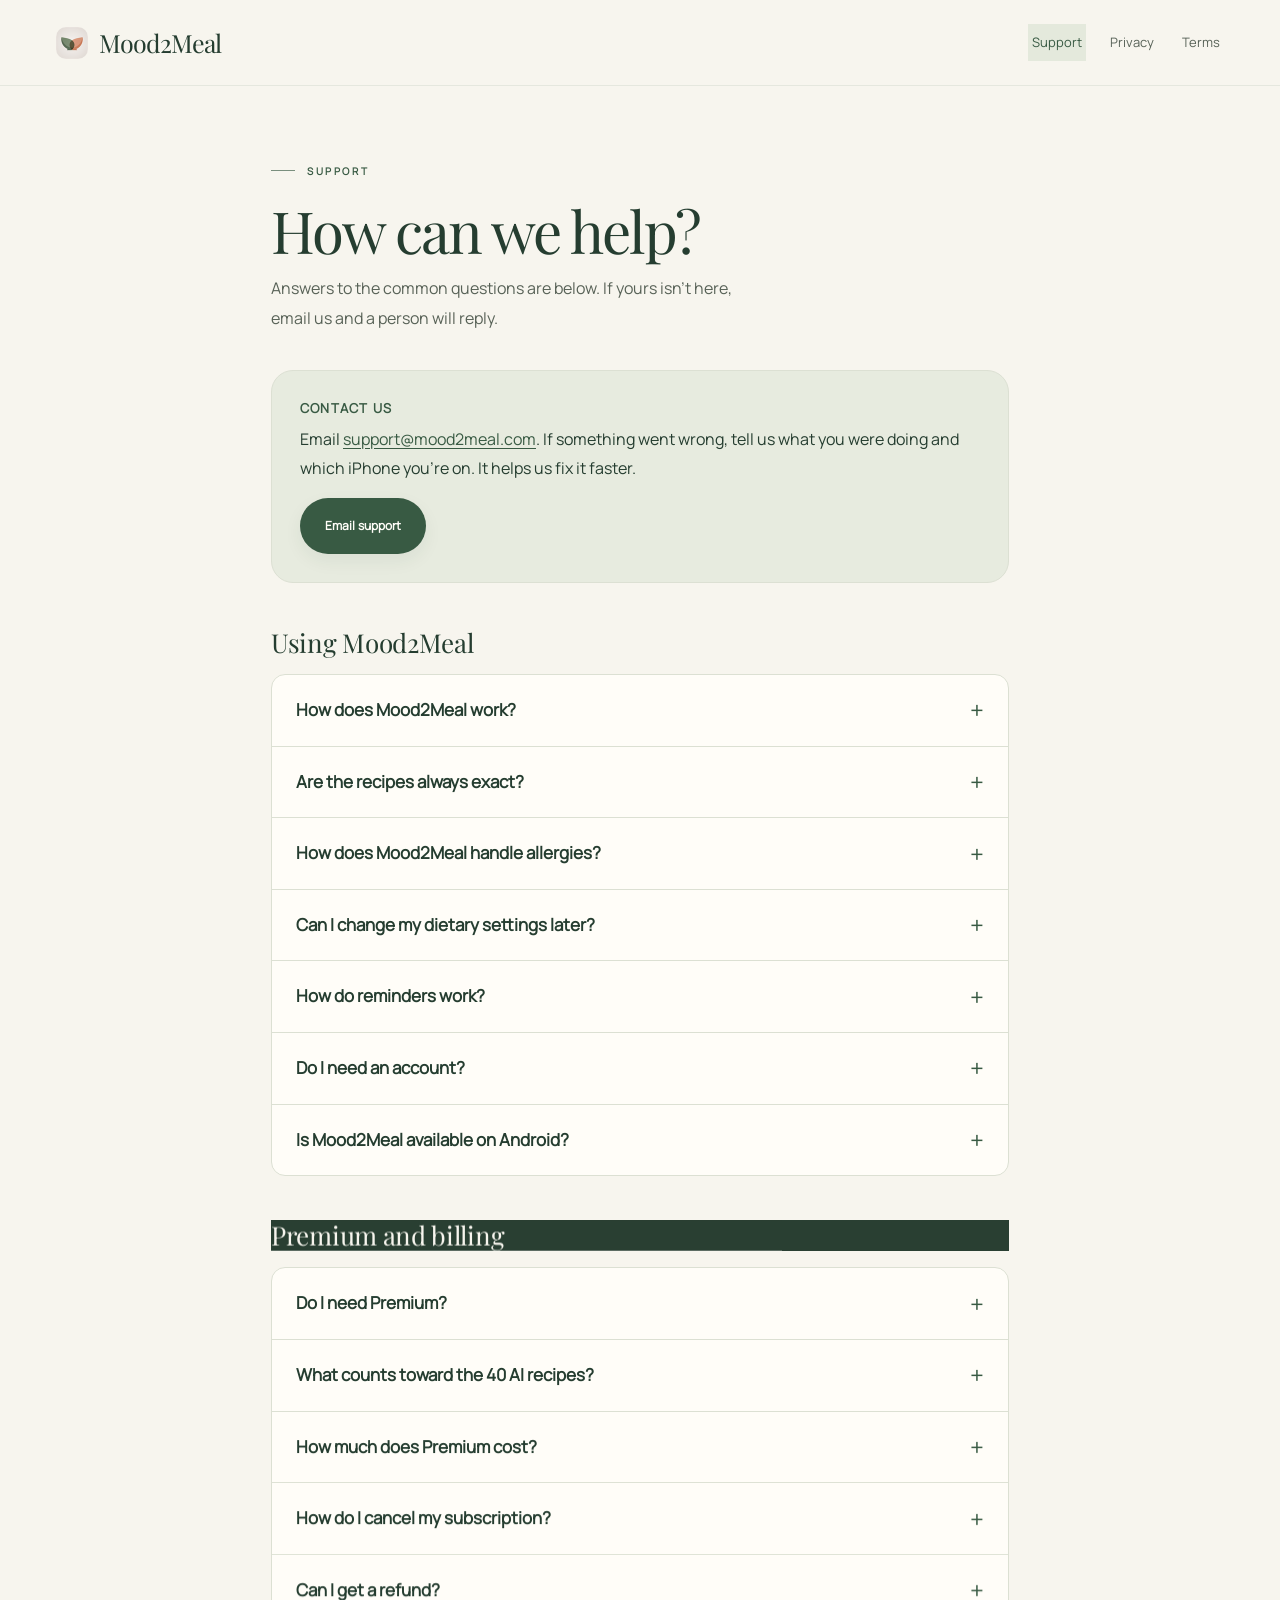
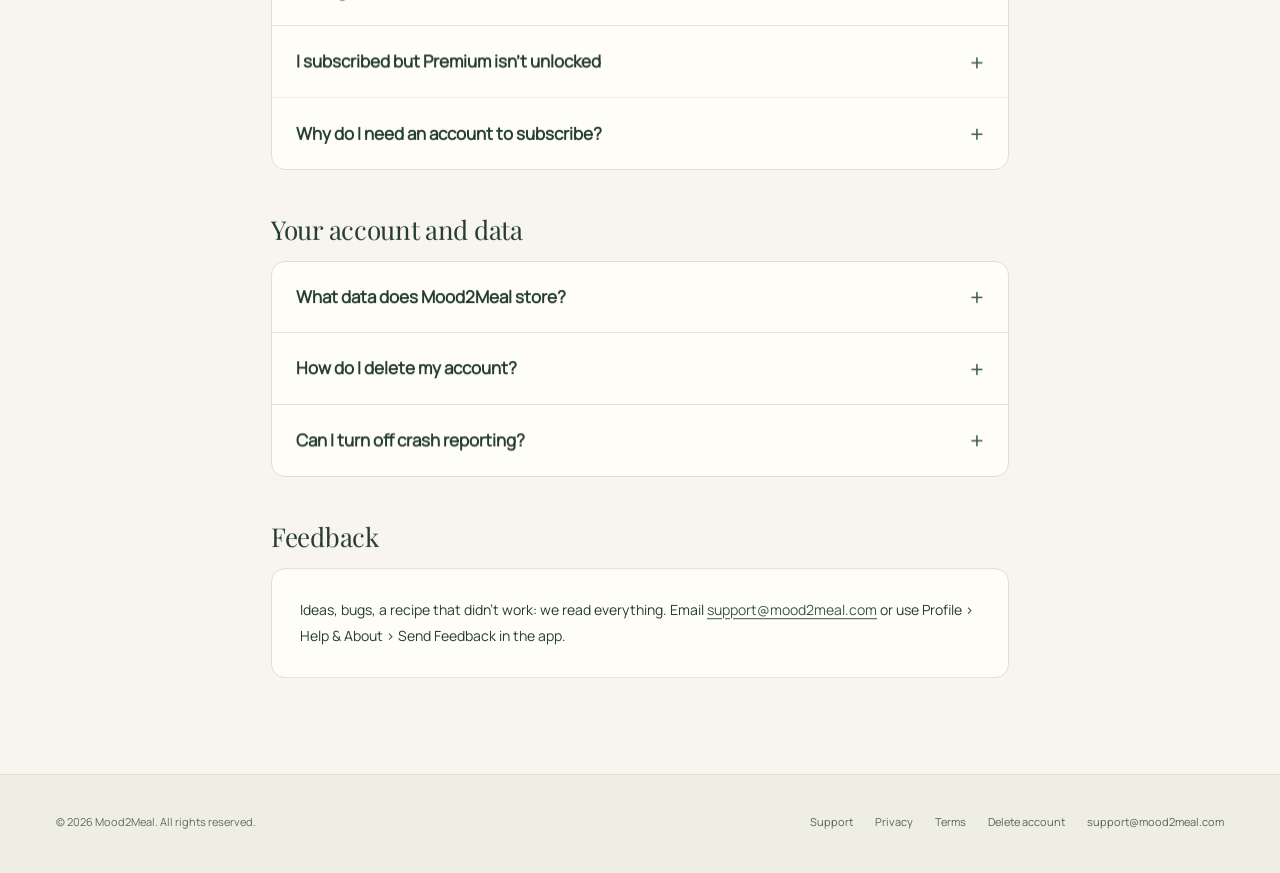
<file: support.html>
<!DOCTYPE html>
<html lang="en">
<head>
  <meta charset="UTF-8" />
  <meta name="viewport" content="width=device-width, initial-scale=1.0" />
  <title>Support – Mood2Meal</title>
  <meta name="description" content="Help with Mood2Meal: subscriptions, dietary settings, your data, and how to reach us." />
  <link rel="canonical" href="https://mood2meal.com/support" />
  <meta name="theme-color" content="#fafaf5" media="(prefers-color-scheme: light)" />
  <meta name="theme-color" content="#121411" media="(prefers-color-scheme: dark)" />
  <link rel="icon" type="image/png" href="assets/icon-64.png" />
  <link rel="apple-touch-icon" href="assets/icon-180.png" />
  <link rel="stylesheet" href="styles.css" />
  <link rel="stylesheet" href="quiet-kitchen.css" />
<link rel="stylesheet" href="assets/motion-site.css" /><script>matchMedia('(prefers-reduced-motion: reduce)').matches||(document.documentElement.classList.add('m-js'),setTimeout(function(){window.__m2mMotion||document.documentElement.classList.remove('m-js')},2500))</script></head>
<body>
  <a class="skip" href="#main">Skip to content</a>

  <header class="site-header">
    <div class="wrap">
      <a class="brand" href="./" aria-label="Mood2Meal home">
        <img src="assets/icon-64.png" alt="" width="36" height="36" />
        <span>Mood2Meal</span>
      </a>
      <nav class="nav" aria-label="Main">
        <a href="support.html" aria-current="page">Support</a>
        <a href="privacy.html">Privacy</a>
        <a href="terms.html">Terms</a>
      </nav>
    </div>
  </header>

  <main id="main" class="doc">
    <div class="wrap narrow">
      <span class="eyebrow">Support</span>
      <h1>How can we help?</h1>
      <p class="lede">
        Answers to the common questions are below. If yours isn't here, email us and a person
        will reply.
      </p>

      <div class="callout">
        <h2>Contact us</h2>
        <p>
          Email <a href="mailto:support@mood2meal.com?subject=Mood2Meal%20Support">support@mood2meal.com</a>.
          If something went wrong, tell us what you were doing and which iPhone you're on. It
          helps us fix it faster.
        </p>
        <p>
          <a class="btn btn-primary" href="mailto:support@mood2meal.com?subject=Mood2Meal%20Support">Email support</a>
        </p>
      </div>

      <h2 class="group-title" id="using">Using Mood2Meal</h2>
      <div class="faq">
        <details>
          <summary>How does Mood2Meal work?</summary>
          <div class="answer">
            <p>Tell Mood2Meal your mood and how much effort you have, and it suggests a meal that fits the moment, your diet and your kitchen. Not feeling it? Skip for another. Save the ones you love, and cook them step by step.</p>
          </div>
        </details>
        <details>
          <summary>Are the recipes always exact?</summary>
          <div class="answer">
            <p>They are AI-assisted suggestions. Always double-check allergens, ingredient quantities and food safety before you cook.</p>
          </div>
        </details>
        <details>
          <summary>How does Mood2Meal handle allergies?</summary>
          <div class="answer">
            <p>Set your allergies and dietary needs once and every suggestion is filtered against them. Recipes can still contain mistakes, and packaged ingredients vary between brands, so always read the ingredient list and product labels yourself. Mood2Meal is not a substitute for medical or dietary advice.</p>
          </div>
        </details>
        <details>
          <summary>Can I change my dietary settings later?</summary>
          <div class="answer">
            <p>Yes. Go to Profile › Decision Settings at any time.</p>
          </div>
        </details>
        <details>
          <summary>How do reminders work?</summary>
          <div class="answer">
            <p>Set reminders in Settings › Notifications. They run on your device and can be changed or turned off at any time. Tapping one opens Right Now. Cooking timers also alert you when they finish, even with your phone locked.</p>
          </div>
        </details>
        <details>
          <summary>Do I need an account?</summary>
          <div class="answer">
            <p>You can try Mood2Meal as a guest for 10 meals. A free account gives you up to 15 meals a day and keeps your preferences, saved meals, presets and cooking history with your account, so they follow you to a new phone. Recipes made for you with AI are part of Premium, which always needs an account.</p>
          </div>
        </details>
        <details>
          <summary>Is Mood2Meal available on Android?</summary>
          <div class="answer">
            <p>Mood2Meal is on iPhone for now.</p>
          </div>
        </details>
      </div>

      <h2 class="group-title" id="premium">Premium and billing</h2>
      <div class="faq">
        <details>
          <summary>Do I need Premium?</summary>
          <div class="answer">
            <p>No. Free covers your everyday meal decisions: up to 15 meals a day, 10 saved recipes, one Fine-Tune Preset, Right Now and the last 7 days of Cook History. Premium adds 40 AI recipes and swaps a month, unlimited meals and saves, your full Cook History, Use what I have, the Smart Shopping List and unlimited presets.</p>
          </div>
        </details>
        <details>
          <summary>What counts toward the 40 AI recipes?</summary>
          <div class="answer">
            <p>Each new recipe made for you and each recipe adjusted for a missing ingredient uses one. If the AI can't make a recipe that fits, it doesn't count. All 40 renew together every 30 days, and Profile shows how many you have left and when they renew. Recipes from our library never count.</p>
          </div>
        </details>
        <details>
          <summary>How much does Premium cost?</summary>
          <div class="answer">
            <p>There is a monthly plan and a yearly plan. The app shows the current price in your local currency before you subscribe.</p>
          </div>
        </details>
        <details>
          <summary>How do I cancel my subscription?</summary>
          <div class="answer">
            <p>Subscriptions are billed by Apple, so you cancel with Apple:</p>
            <ol>
              <li>Open the Settings app on your iPhone.</li>
              <li>Tap your name, then Subscriptions.</li>
              <li>Tap Mood2Meal, then Cancel Subscription.</li>
            </ol>
            <p>You keep Premium until the end of the period you've paid for. Cancel at least 24 hours before the renewal date to avoid the next charge. Deleting the app or your Mood2Meal account does not cancel the subscription.</p>
          </div>
        </details>
        <details>
          <summary>Can I get a refund?</summary>
          <div class="answer">
            <p>Apple handles all payments and refunds. Request one at <a href="https://reportaproblem.apple.com" rel="noopener">reportaproblem.apple.com</a>. We can't issue refunds ourselves because we never see your payment details.</p>
          </div>
        </details>
        <details>
          <summary>I subscribed but Premium isn't unlocked</summary>
          <div class="answer">
            <p>Make sure you're signed in to the same Mood2Meal account you subscribed with, then open the Premium screen and tap Restore purchase. If it still isn't unlocked, email us and we'll sort it out.</p>
          </div>
        </details>
        <details>
          <summary>Why do I need an account to subscribe?</summary>
          <div class="answer">
            <p>Premium is linked to your Mood2Meal account so it follows you across devices.</p>
          </div>
        </details>
      </div>

      <h2 class="group-title" id="data">Your account and data</h2>
      <div class="faq">
        <details>
          <summary>What data does Mood2Meal store?</summary>
          <div class="answer">
            <p>Open What We Store in the app for a clear breakdown of what is kept on your device and what is kept with your account. The full detail is in the <a href="privacy.html">privacy policy</a>.</p>
          </div>
        </details>
        <details>
          <summary>How do I delete my account?</summary>
          <div class="answer">
            <p>Go to Settings › Delete Account in the app. This permanently removes your account and its data. Step-by-step instructions, and what to do if you can't get into the app, are on the <a href="delete-account.html">delete account page</a>.</p>
          </div>
        </details>
        <details>
          <summary>Can I turn off crash reporting?</summary>
          <div class="answer">
            <p>Yes. Go to Settings › Crash &amp; Error Reporting. Crash reports are anonymous and only used to fix bugs.</p>
          </div>
        </details>
      </div>

      <h2 class="group-title" id="feedback">Feedback</h2>
      <div class="card">
        <p>
          Ideas, bugs, a recipe that didn't work: we read everything. Email
          <a href="mailto:support@mood2meal.com?subject=Mood2Meal%20Feedback">support@mood2meal.com</a>
          or use Profile › Help &amp; About › Send Feedback in the app.
        </p>
      </div>
    </div>
  </main>

  <footer class="site-footer">
    <div class="wrap">
      <span>© 2026 Mood2Meal. All rights reserved.</span>
      <nav aria-label="Footer">
        <a href="support.html">Support</a>
        <a href="privacy.html">Privacy</a>
        <a href="terms.html">Terms</a>
        <a href="delete-account.html">Delete account</a>
        <a href="mailto:support@mood2meal.com">support@mood2meal.com</a>
      </nav>
    </div>
  </footer>
<script src="assets/vendor/motion.js" defer></script><script src="assets/motion-site.js" defer></script></body>
</html>
</file>
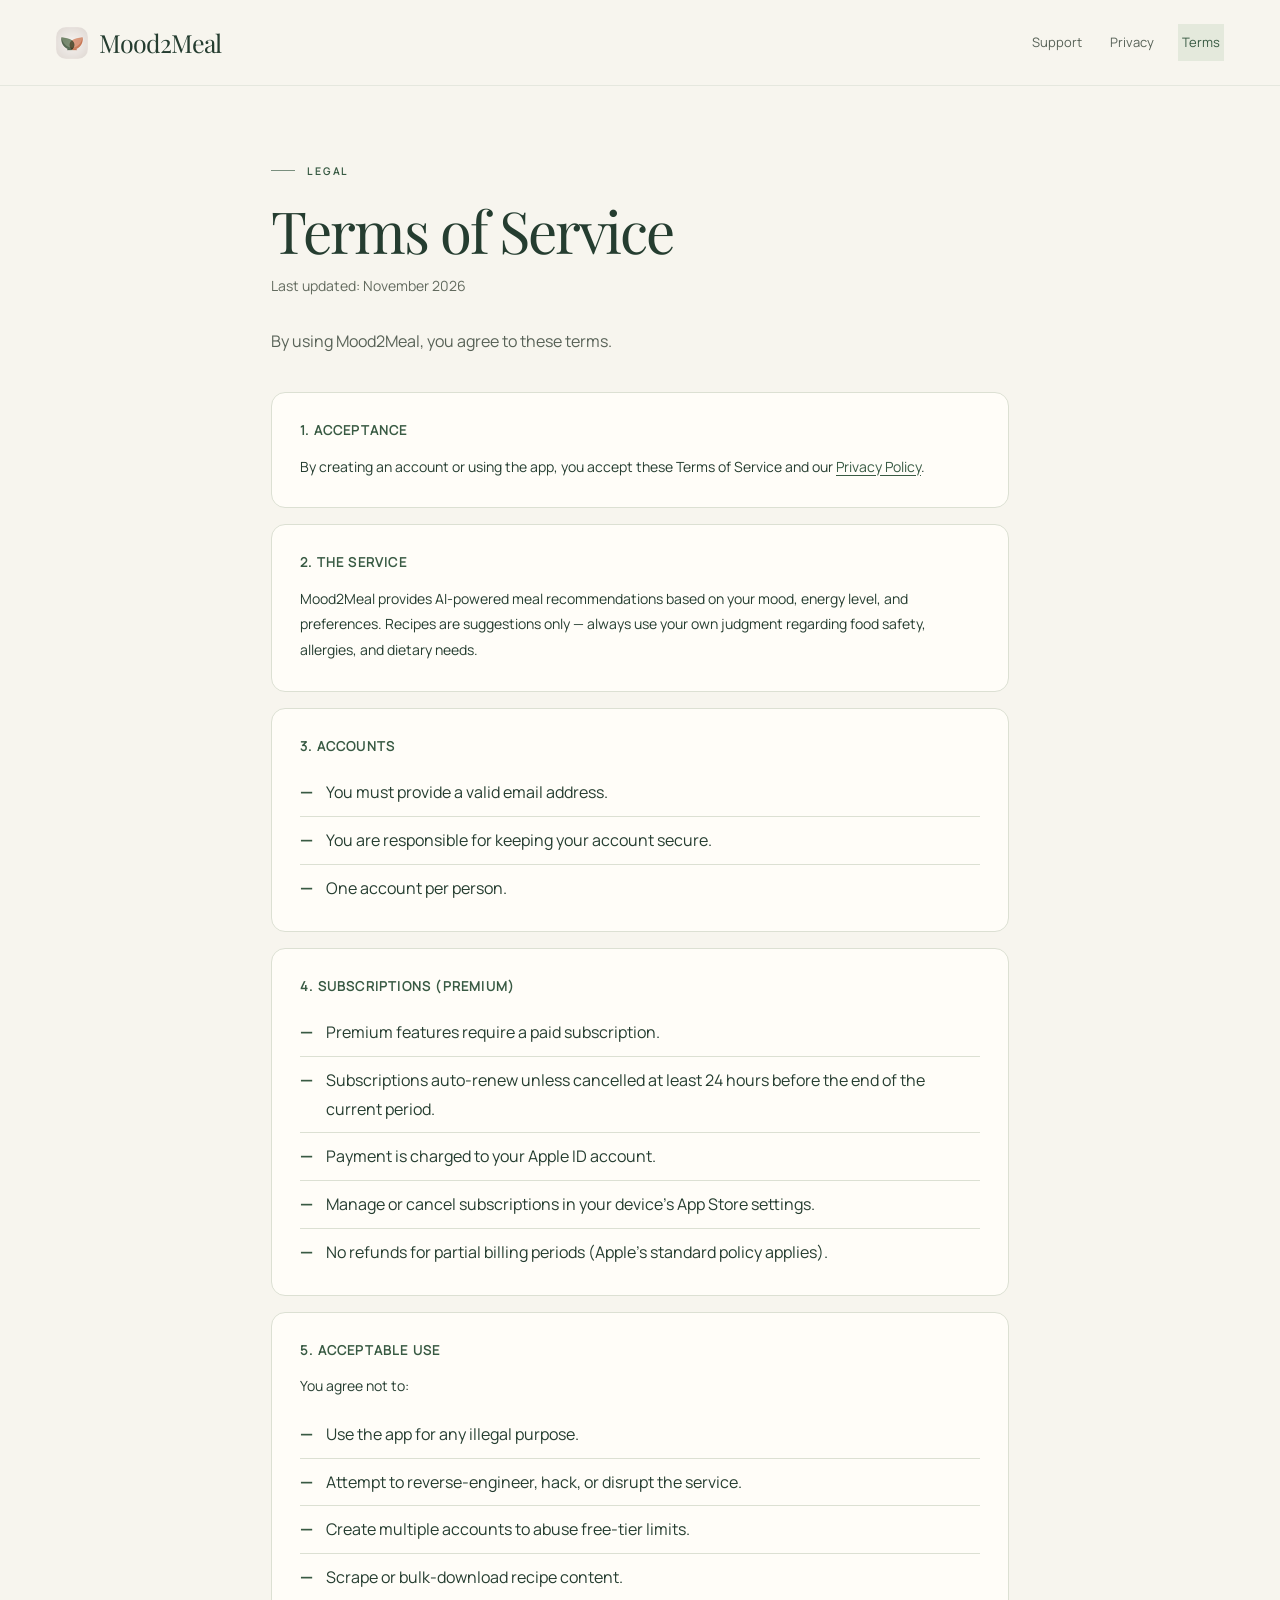
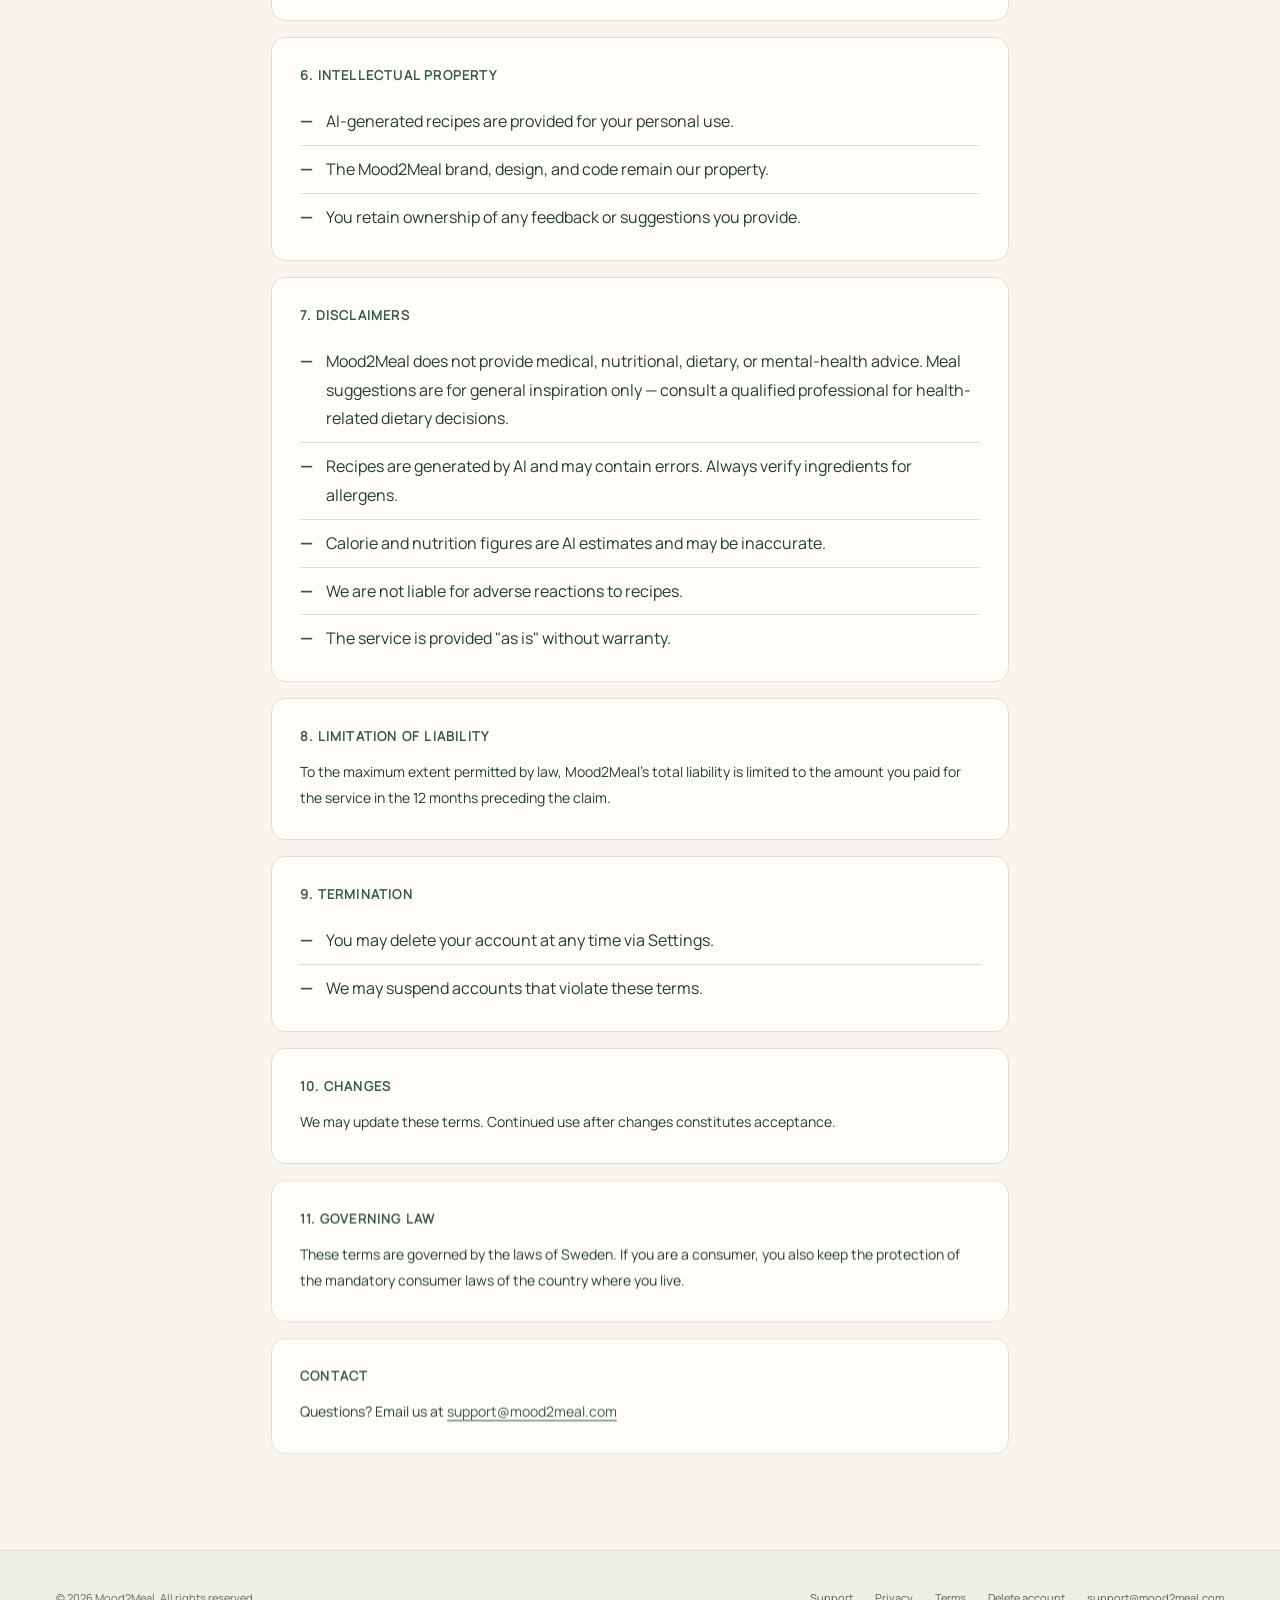
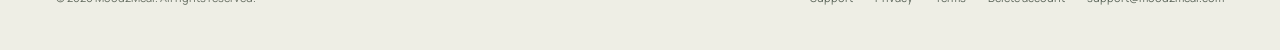
<file: terms.html>
<!DOCTYPE html>
<html lang="en">
<head>
  <meta charset="UTF-8" />
  <meta name="viewport" content="width=device-width, initial-scale=1.0" />
  <title>Terms of Service – Mood2Meal</title>
  <meta name="description" content="The terms that apply when you use Mood2Meal." />
  <link rel="canonical" href="https://mood2meal.com/terms" />
  <meta name="theme-color" content="#fafaf5" media="(prefers-color-scheme: light)" />
  <meta name="theme-color" content="#121411" media="(prefers-color-scheme: dark)" />
  <link rel="icon" type="image/png" href="assets/icon-64.png" />
  <link rel="apple-touch-icon" href="assets/icon-180.png" />
  <link rel="stylesheet" href="styles.css" />
  <link rel="stylesheet" href="quiet-kitchen.css" />
<link rel="stylesheet" href="assets/motion-site.css" /><script>matchMedia('(prefers-reduced-motion: reduce)').matches||(document.documentElement.classList.add('m-js'),setTimeout(function(){window.__m2mMotion||document.documentElement.classList.remove('m-js')},2500))</script></head>
<body>
  <a class="skip" href="#main">Skip to content</a>

  <header class="site-header">
    <div class="wrap">
      <a class="brand" href="./" aria-label="Mood2Meal home">
        <img src="assets/icon-64.png" alt="" width="36" height="36" />
        <span>Mood2Meal</span>
      </a>
      <nav class="nav" aria-label="Main">
        <a href="support.html">Support</a>
        <a href="privacy.html">Privacy</a>
        <a href="terms.html" aria-current="page">Terms</a>
      </nav>
    </div>
  </header>

  <main id="main" class="doc">
    <div class="wrap narrow">
      <span class="eyebrow">Legal</span>
      <h1>Terms of Service</h1>
      <p class="updated">Last updated: November 2026</p>

      <p class="lede">By using Mood2Meal, you agree to these terms.</p>

      <div class="card">
        <h2>1. Acceptance</h2>
        <p>By creating an account or using the app, you accept these Terms of Service and our <a href="privacy.html">Privacy Policy</a>.</p>
      </div>

      <div class="card">
        <h2>2. The Service</h2>
        <p>Mood2Meal provides AI-powered meal recommendations based on your mood, energy level, and preferences. Recipes are suggestions only — always use your own judgment regarding food safety, allergies, and dietary needs.</p>
      </div>

      <div class="card">
        <h2>3. Accounts</h2>
        <ul>
          <li>You must provide a valid email address.</li>
          <li>You are responsible for keeping your account secure.</li>
          <li>One account per person.</li>
        </ul>
      </div>

      <div class="card">
        <h2>4. Subscriptions (Premium)</h2>
        <ul>
          <li>Premium features require a paid subscription.</li>
          <li>Subscriptions auto-renew unless cancelled at least 24 hours before the end of the current period.</li>
          <li>Payment is charged to your Apple ID account.</li>
          <li>Manage or cancel subscriptions in your device's App Store settings.</li>
          <li>No refunds for partial billing periods (Apple's standard policy applies).</li>
        </ul>
      </div>

      <div class="card">
        <h2>5. Acceptable Use</h2>
        <p>You agree not to:</p>
        <ul>
          <li>Use the app for any illegal purpose.</li>
          <li>Attempt to reverse-engineer, hack, or disrupt the service.</li>
          <li>Create multiple accounts to abuse free-tier limits.</li>
          <li>Scrape or bulk-download recipe content.</li>
        </ul>
      </div>

      <div class="card">
        <h2>6. Intellectual Property</h2>
        <ul>
          <li>AI-generated recipes are provided for your personal use.</li>
          <li>The Mood2Meal brand, design, and code remain our property.</li>
          <li>You retain ownership of any feedback or suggestions you provide.</li>
        </ul>
      </div>

      <div class="card">
        <h2>7. Disclaimers</h2>
        <ul>
          <li>Mood2Meal does not provide medical, nutritional, dietary, or mental-health advice. Meal suggestions are for general inspiration only — consult a qualified professional for health-related dietary decisions.</li>
          <li>Recipes are generated by AI and may contain errors. Always verify ingredients for allergens.</li>
          <li>Calorie and nutrition figures are AI estimates and may be inaccurate.</li>
          <li>We are not liable for adverse reactions to recipes.</li>
          <li>The service is provided "as is" without warranty.</li>
        </ul>
      </div>

      <div class="card">
        <h2>8. Limitation of Liability</h2>
        <p>To the maximum extent permitted by law, Mood2Meal's total liability is limited to the amount you paid for the service in the 12 months preceding the claim.</p>
      </div>

      <div class="card">
        <h2>9. Termination</h2>
        <ul>
          <li>You may delete your account at any time via Settings.</li>
          <li>We may suspend accounts that violate these terms.</li>
        </ul>
      </div>

      <div class="card">
        <h2>10. Changes</h2>
        <p>We may update these terms. Continued use after changes constitutes acceptance.</p>
      </div>

      <div class="card">
        <h2>11. Governing Law</h2>
        <p>These terms are governed by the laws of Sweden. If you are a consumer, you also keep the protection of the mandatory consumer laws of the country where you live.</p>
      </div>

      <div class="card">
        <h2>Contact</h2>
        <p>Questions? Email us at <a href="mailto:support@mood2meal.com">support@mood2meal.com</a></p>
      </div>
    </div>
  </main>

  <footer class="site-footer">
    <div class="wrap">
      <span>© 2026 Mood2Meal. All rights reserved.</span>
      <nav aria-label="Footer">
        <a href="support.html">Support</a>
        <a href="privacy.html">Privacy</a>
        <a href="terms.html">Terms</a>
        <a href="delete-account.html">Delete account</a>
        <a href="mailto:support@mood2meal.com">support@mood2meal.com</a>
      </nav>
    </div>
  </footer>
<script src="assets/vendor/motion.js" defer></script><script src="assets/motion-site.js" defer></script></body>
</html>
</file>
<file: styles.css>
/* Mood2Meal website — shared styles.
   Colours mirror theme/tokens.ts (light = Culinary Editorial, dark = Digital Curator). */

@font-face {
  font-family: "Playfair Display";
  src: url("assets/fonts/PlayfairDisplay-Regular.ttf") format("truetype");
  font-weight: 400;
  font-style: normal;
  font-display: swap;
}
@font-face {
  font-family: "Playfair Display";
  src: url("assets/fonts/PlayfairDisplay-Italic.ttf") format("truetype");
  font-weight: 400;
  font-style: italic;
  font-display: swap;
}

:root {
  color-scheme: light dark;
  --bg: #fafaf5;
  --surface: #ffffff;
  --surface-low: #eceee9;
  --border: rgba(0, 0, 0, 0.08);
  --border-strong: rgba(0, 0, 0, 0.14);
  --text: #1a1a16;
  --text-2: #5d6458;
  --text-3: #7d8076;
  --accent: #37563b;
  --accent-muted: rgba(55, 86, 59, 0.1);
  --on-accent: #ffffff;
  --clay: #b5603f;
  --clay-muted: rgba(201, 123, 90, 0.16);
  --shadow: 0 2px 24px rgba(0, 0, 0, 0.06);
  --display: "Playfair Display", Georgia, "Times New Roman", serif;
  --body: -apple-system, BlinkMacSystemFont, "Segoe UI", Inter, Roboto, "Helvetica Neue", Arial, sans-serif;
}

@media (prefers-color-scheme: dark) {
  :root {
    --bg: #121411;
    --surface: #1e221d;
    --surface-low: #1a1c19;
    --border: rgba(120, 130, 118, 0.2);
    --border-strong: rgba(120, 130, 118, 0.4);
    --text: #e3e3de;
    --text-2: #a5a69b;
    --text-3: #85877e;
    --accent: #acd0ad;
    --accent-muted: rgba(172, 208, 173, 0.14);
    --on-accent: #121411;
    --clay: #e0997a;
    --clay-muted: rgba(224, 153, 122, 0.14);
    --shadow: none;
  }
}

*, *::before, *::after { box-sizing: border-box; }

html { -webkit-text-size-adjust: 100%; scroll-behavior: smooth; }

body {
  margin: 0;
  background: var(--bg);
  color: var(--text);
  font-family: var(--body);
  font-size: 17px;
  line-height: 1.65;
  -webkit-font-smoothing: antialiased;
}

img { max-width: 100%; height: auto; display: block; }

a { color: var(--accent); text-underline-offset: 3px; }
a:hover { text-decoration-thickness: 2px; }

:focus-visible { outline: 2px solid var(--accent); outline-offset: 3px; border-radius: 4px; }

.wrap { width: 100%; max-width: 1080px; margin: 0 auto; padding: 0 24px; }
.wrap.narrow { max-width: 760px; }

.skip {
  position: absolute; left: -9999px; top: 8px;
  background: var(--accent); color: var(--on-accent);
  padding: 8px 14px; border-radius: 8px; z-index: 10;
}
.skip:focus { left: 16px; }

/* ── Header ─────────────────────────────────────────── */
.site-header { padding: 20px 0; }
.site-header .wrap { display: flex; align-items: center; justify-content: space-between; gap: 16px; }

.brand { display: inline-flex; align-items: center; gap: 10px; color: var(--text); text-decoration: none; }
.brand img { width: 36px; height: 36px; border-radius: 9px; box-shadow: 0 0 0 1px var(--border); }
.brand span { font-family: var(--display); font-size: 21px; letter-spacing: -0.2px; }

.nav { display: flex; gap: 6px; flex-wrap: wrap; }
.nav a {
  color: var(--text-2); text-decoration: none; font-size: 15px; font-weight: 500;
  padding: 8px 12px; border-radius: 999px;
}
.nav a:hover { color: var(--text); background: var(--surface-low); }
.nav a[aria-current="page"] { color: var(--accent); background: var(--accent-muted); }

/* ── Type ───────────────────────────────────────────── */
h1, h2, h3 { margin: 0; font-weight: 400; }
h1, h2 { font-family: var(--display); letter-spacing: -0.5px; line-height: 1.12; text-wrap: balance; }
h1 em, h2 em { color: var(--accent); }

.eyebrow {
  display: inline-block; font-size: 12px; font-weight: 700; letter-spacing: 1.4px;
  text-transform: uppercase; color: var(--accent);
  background: var(--accent-muted); padding: 5px 12px; border-radius: 999px;
}

.lede { color: var(--text-2); font-size: 19px; line-height: 1.6; max-width: 34em; text-wrap: pretty; }

/* ── Buttons ────────────────────────────────────────── */
.btn {
  display: inline-flex; align-items: center; gap: 10px;
  font-size: 16px; font-weight: 700; text-decoration: none;
  padding: 15px 24px; border-radius: 16px; border: 1px solid transparent;
}
.btn-primary { background: var(--accent); color: var(--on-accent); }
.btn-primary:hover { filter: brightness(1.08); }
.btn-ghost { color: var(--text); border-color: var(--border-strong); }
.btn-ghost:hover { background: var(--surface-low); }
.btn[aria-disabled="true"] { cursor: default; }
.btn[aria-disabled="true"]:hover { filter: none; }
.btn svg { width: 18px; height: 18px; flex: none; }

/* ── Landing ────────────────────────────────────────── */
.hero { padding: 56px 0 72px; }
.hero .wrap { display: grid; grid-template-columns: 1.15fr 0.85fr; gap: 56px; align-items: center; }
.hero h1 { font-size: clamp(44px, 7vw, 76px); margin: 22px 0 22px; }
.hero .actions { display: flex; flex-wrap: wrap; gap: 12px; margin-top: 30px; }
.hero .note { margin: 16px 0 0; color: var(--text-3); font-size: 14px; }

.hero-art {
  position: relative; aspect-ratio: 1; border-radius: 40px; overflow: hidden;
  background: var(--surface); border: 1px solid var(--border); box-shadow: var(--shadow);
  display: grid; place-items: center;
}
.hero-art::before, .hero-art::after {
  content: ""; position: absolute; width: 70%; aspect-ratio: 1; border-radius: 50%; filter: blur(60px);
}
.hero-art::before { background: var(--accent-muted); left: -12%; top: -8%; }
.hero-art::after { background: var(--clay-muted); right: -14%; bottom: -10%; }
.hero-art img {
  position: relative; z-index: 1; width: 46%; border-radius: 22.5%;
  box-shadow: 0 18px 50px rgba(0, 0, 0, 0.18);
}

section { padding: 72px 0; }
section.tint { background: var(--surface-low); }
.section-head { max-width: 640px; margin-bottom: 40px; }
.section-head h2 { font-size: clamp(30px, 4.4vw, 44px); margin-top: 16px; }
.section-head p { color: var(--text-2); margin: 14px 0 0; }

.grid { display: grid; gap: 18px; }
.grid.three { grid-template-columns: repeat(3, 1fr); }
.grid.two { grid-template-columns: repeat(2, 1fr); }

.card {
  background: var(--surface); border: 1px solid var(--border); border-radius: 22px;
  padding: 28px; box-shadow: var(--shadow);
}
.card h3 { font-size: 19px; font-weight: 700; margin-bottom: 8px; }
.card p { margin: 0; color: var(--text-2); font-size: 16px; }
.card .icon {
  width: 46px; height: 46px; border-radius: 14px; margin-bottom: 18px;
  display: grid; place-items: center; background: var(--accent-muted); color: var(--accent);
}
.card .icon.clay { background: var(--clay-muted); color: var(--clay); }
.card .icon svg { width: 22px; height: 22px; }

.steps { counter-reset: step; list-style: none; margin: 0; padding: 0; }
.steps li { counter-increment: step; position: relative; padding: 4px 0 30px 64px; }
.steps li:last-child { padding-bottom: 0; }
.steps li::before {
  content: counter(step); position: absolute; left: 0; top: 0;
  width: 44px; height: 44px; border-radius: 50%;
  display: grid; place-items: center;
  font-family: var(--display); font-size: 20px;
  background: var(--accent); color: var(--on-accent);
}
.steps li:not(:last-child)::after {
  content: ""; position: absolute; left: 21.5px; top: 50px; bottom: 6px; width: 1px; background: var(--border-strong);
}
.steps h3 { font-size: 19px; font-weight: 700; margin-bottom: 4px; }
.steps p { margin: 0; color: var(--text-2); }

.split { display: grid; grid-template-columns: 1fr 1fr; gap: 56px; align-items: start; }

.ticks { list-style: none; margin: 0; padding: 0; }
.ticks li { position: relative; padding: 9px 0 9px 30px; border-bottom: 1px solid var(--border); }
.ticks li:last-child { border-bottom: 0; }
.ticks li::before { content: "✦"; position: absolute; left: 2px; color: var(--accent); }

.fine { color: var(--text-3); font-size: 14px; }

.cta { text-align: center; }
.cta h2 { font-size: clamp(32px, 5vw, 52px); margin-bottom: 14px; }
.cta p { color: var(--text-2); margin: 0 auto 28px; max-width: 30em; }

/* ── Document pages (privacy, terms, support, delete) ── */
.doc { padding: 40px 0 80px; }
.doc h1 { font-size: clamp(36px, 6vw, 52px); margin: 18px 0 10px; }
.doc .updated { color: var(--text-3); font-size: 14px; margin: 0 0 28px; }
.doc .lede { margin: 0 0 36px; }
.doc h2 {
  font-family: var(--body); font-size: 13px; font-weight: 700; letter-spacing: 1.2px;
  text-transform: uppercase; color: var(--accent); margin-bottom: 14px; line-height: 1.4;
}
.doc .card { margin-bottom: 16px; }
.doc .card p { margin: 0 0 12px; color: var(--text); }
.doc .card p:last-child { margin-bottom: 0; }
.doc .card ul, .doc .card ol { margin: 0; padding: 0; list-style: none; counter-reset: item; }
.doc .card li { position: relative; padding: 9px 0 9px 26px; border-bottom: 1px solid var(--border); }
.doc .card li:last-child { border-bottom: 0; padding-bottom: 0; }
.doc .card ul li::before { content: "—"; position: absolute; left: 0; color: var(--accent); font-weight: 700; }
.doc .card ol li { counter-increment: item; padding-left: 34px; }
.doc .card ol li::before {
  content: counter(item); position: absolute; left: 0; top: 10px;
  width: 22px; height: 22px; border-radius: 50%; font-size: 12px; font-weight: 700;
  display: grid; place-items: center; background: var(--accent-muted); color: var(--accent);
}
.doc .group-title {
  font-family: var(--display); font-size: 26px; font-weight: 400; margin: 44px 0 16px;
  letter-spacing: -0.3px; text-transform: none; color: var(--text); line-height: 1.2;
}

.callout {
  border-radius: 22px; padding: 28px; margin: 0 0 16px;
  background: var(--accent-muted); border: 1px solid var(--border);
}
.callout h2 { margin-bottom: 8px; }
.callout p { margin: 0 0 16px; }
.callout p:last-child { margin-bottom: 0; }

/* FAQ */
.faq { border: 1px solid var(--border); border-radius: 22px; background: var(--surface); box-shadow: var(--shadow); overflow: hidden; }
.faq details { border-bottom: 1px solid var(--border); }
.faq details:last-child { border-bottom: 0; }
.faq summary {
  cursor: pointer; list-style: none; padding: 20px 56px 20px 24px; position: relative;
  font-weight: 600; font-size: 17px;
}
.faq summary::-webkit-details-marker { display: none; }
.faq summary::after {
  content: "+"; position: absolute; right: 24px; top: 50%; transform: translateY(-50%);
  font-size: 24px; font-weight: 400; color: var(--accent); line-height: 1;
}
.faq details[open] summary::after { content: "–"; }
.faq summary:hover { background: var(--surface-low); }
.faq .answer { padding: 0 24px 22px; color: var(--text-2); }
.faq .answer p { margin: 0 0 10px; }
.faq .answer p:last-child { margin-bottom: 0; }
.faq .answer ol { margin: 0 0 10px; padding-left: 22px; }
.faq .answer li { padding: 2px 0; }

/* ── Footer ─────────────────────────────────────────── */
.site-footer { border-top: 1px solid var(--border); padding: 32px 0 44px; color: var(--text-3); font-size: 14px; }
.site-footer .wrap { display: flex; flex-wrap: wrap; justify-content: space-between; gap: 16px; align-items: center; }
.site-footer nav { display: flex; flex-wrap: wrap; gap: 6px 20px; }
.site-footer a { color: var(--text-2); text-decoration: none; }
.site-footer a:hover { color: var(--accent); text-decoration: underline; }

/* ── Small screens ──────────────────────────────────── */
@media (max-width: 860px) {
  .hero { padding: 28px 0 48px; }
  .hero .wrap, .split { grid-template-columns: 1fr; gap: 36px; }
  .hero-art { max-width: 360px; width: 100%; margin: 0 auto; order: -1; aspect-ratio: 16 / 10; }
  .hero-art img { width: 30%; }
  .grid.three, .grid.two { grid-template-columns: 1fr; }
  section { padding: 52px 0; }
}

@media (max-width: 520px) {
  body { font-size: 16px; }
  .wrap { padding: 0 16px; }
  .site-header .wrap { gap: 8px; }
  .nav { flex-wrap: nowrap; gap: 2px; }
  .nav a { padding: 8px 7px; font-size: 14px; white-space: nowrap; }
  .nav .hide-sm { display: none; }
  .brand { gap: 8px; }
  .brand span { font-size: 18px; }
  .card, .callout { padding: 22px; }
  .lede { font-size: 17px; }
  .btn { width: 100%; justify-content: center; }
}

@media (prefers-reduced-motion: reduce) {
  html { scroll-behavior: auto; }
}
</file>
<file: quiet-kitchen.css>
/* Quiet Kitchen: a warm editorial layer shared by the entire site. */
@font-face{font-family:Manrope;src:url('assets/fonts/Manrope-Regular.ttf') format('truetype');font-display:swap;font-weight:400}
:root{color-scheme:light;--bg:#f7f5ee;--surface:#fffdf8;--surface-low:#eeeee5;--text:#253d30;--text-2:#586257;--text-3:#626a5e;--accent:#385a43;--accent-muted:#e4e9dc;--on-accent:#fffdf8;--border:#dce0d3;--border-strong:#c2cbbd;--clay:#9d583c;--clay-muted:#f0e4d8;--shadow:none;--body:Manrope,Arial,sans-serif}
html{scroll-padding-top:110px}
body{font-size:16px;line-height:1.8}
::selection{background:#d5dfc8;color:#253d30}
.wrap{max-width:1300px;padding-inline:56px}
.site-header{position:sticky;top:0;z-index:20;padding:20px 0;background:rgba(247,245,238,.93);backdrop-filter:blur(16px);border-bottom:1px solid rgba(56,90,67,.09)}
.brand{gap:11px}.brand img{width:32px;height:32px;border-radius:10px;box-shadow:none}.brand span{font-size:25px;letter-spacing:-1px}
.nav{gap:20px}.nav a{font-size:13px;padding:7px 4px;border-radius:0;transition:color .2s}.nav a:hover{background:transparent;color:var(--accent);text-decoration:underline;text-underline-offset:7px}
h1,h2{letter-spacing:-2px}h1 em,h2 em{font-weight:400;color:#6c805b}
.eyebrow{padding:0;background:none;border-radius:0;font-size:10px;letter-spacing:2.6px;font-weight:600;display:inline-flex;align-items:center;gap:12px}
.eyebrow::before{content:'';width:24px;height:1px;background:currentColor;opacity:.65}
.hero{padding:62px 0 76px;overflow:hidden;position:relative}
.hero .wrap{grid-template-columns:1fr 1.08fr;gap:20px;min-height:600px}
.hero .wrap>div:first-child{position:relative;z-index:2;padding-block:30px}
.hero h1{font-size:clamp(58px,6.6vw,94px);line-height:1.06;letter-spacing:-4px;margin:27px 0}.hero h1 em{display:block}
.lede{font-size:16px;max-width:30em;line-height:1.9}
.hero .actions{gap:18px;align-items:center;margin-top:32px}
.btn{font-size:12px;letter-spacing:.1px;padding:16px 24px;border-radius:999px;font-weight:600;min-height:52px;transition:background .2s,transform .2s}
.btn-primary{box-shadow:0 7px 18px #263d3010;background:#385a43;color:#fffdf8}
.btn-ghost{padding-inline:0;border:0;border-bottom:1px solid #a2af96;border-radius:0;min-height:auto;padding-block:8px;font-size:12px}
.btn-ghost::after{content:'↗';margin-left:8px;font-size:18px}.btn-ghost:hover{background:transparent;transform:translateY(-2px)}
.hero .note{font-size:10px;letter-spacing:.15px;margin-top:23px;color:#626a5e}
.hero-art{aspect-ratio:1;width:112%;max-width:none;overflow:visible;background:none;border:0;box-shadow:none;border-radius:0;perspective:1000px;isolation:isolate}
.hero-art::before{inset:9%;width:82%;background:#e6e9d9;filter:blur(35px);z-index:-2;opacity:.6}
.hero-art::after{display:none}
.hero-scene{position:absolute;inset:-4%;transform:rotateX(var(--rx,0deg)) rotateY(var(--ry,0deg));transition:transform .65s cubic-bezier(.2,.65,.3,1);will-change:transform;z-index:1}
.hero-art .hero-scene img{width:100%;max-width:none;height:100%;object-fit:cover;border-radius:0;box-shadow:none;mix-blend-mode:multiply;mask-image:radial-gradient(ellipse 63% 62% at 50% 51%,#000 49%,transparent 82%)}
.orbit{position:absolute;inset:4%;border:1px solid #84976a24;border-radius:50%;z-index:-1;transform:rotate(-24deg) scaleX(1.02) scaleY(.8)}
.orbit-two{inset:0;transform:rotate(29deg) scaleX(.9) scaleY(1.05);border-style:dashed;border-color:#84976a1c}
section{padding:106px 0}.section-head{max-width:650px;margin-bottom:48px}.section-head h2{font-size:clamp(36px,4vw,56px);margin-top:21px;line-height:1.15}.section-head p{font-size:15px;line-height:1.85;max-width:40em}
.why{border-top:1px solid var(--border);border-bottom:1px solid var(--border)}
section.why{background:#eeeee5;padding:69px 0 76px}.why .section-head{max-width:none;text-align:center;margin-bottom:46px}.why .section-head h2{font-size:42px}.why .section-head p{margin-inline:auto}
.grid.three{gap:0}.why .card{background:transparent;border:0;border-right:1px solid #cdd4c4;border-radius:0;padding:0 38px;box-shadow:none}.why .card:first-child{padding-left:0}.why .card:last-child{border:0;padding-right:0}
.card h3{font-family:var(--display);font-size:25px;font-weight:400;letter-spacing:-.5px;margin-bottom:12px}.card p{font-size:14px;line-height:1.85}
.card .icon{width:40px;height:40px;background:#dfe5d5;border-radius:50%;margin-bottom:22px}.card .icon.clay{background:#e9dfd1}.card .icon svg{width:19px;height:19px}
#how .split{grid-template-columns:1fr 1fr;gap:100px;align-items:center}#how .section-head{margin:0}#how h2{font-size:clamp(38px,4.3vw,60px)}
.steps{padding:12px 0}.steps li{padding:0 0 34px 74px;transition:transform .3s}.steps h3{font-family:var(--display);font-size:25px;font-weight:400;letter-spacing:-.4px}.steps p{font-size:14px;line-height:1.85}.steps li::before{width:45px;height:45px;font-size:20px;background:#e7ebdf;color:#385a43;border:1px solid #cbd4c0}.steps li:not(:last-child)::after{left:22px;top:54px;bottom:10px;background:#d8dfce}
section.tools{background:#e7ebdf;padding-top:88px}.tools .section-head{margin-inline:auto;text-align:center}.tools .grid.two{grid-template-columns:1.15fr 1fr;gap:20px}.tools .card{position:relative;overflow:hidden;border:1px solid #d6decb;background:#f6f7ef;border-radius:20px;padding:42px 38px 40px;min-height:210px;transition:transform .3s,box-shadow .3s}.tools .card:hover{transform:translateY(-5px);box-shadow:0 18px 40px #283b2a0a}.tools .card h3,.tools .card p{position:relative;z-index:1;max-width:370px}.tools .card h3{font-size:30px}.tools .card:nth-child(1){background:#344d3c;color:#fffdf8;border-color:#344d3c}.tools .card:nth-child(1) p{color:#dce4d5}.tools .card:nth-child(2){background:#f0e8d8}.tools .card:nth-child(3){background:#d9e1cd}.tools .card::after{content:'';position:absolute;width:160px;height:160px;right:-70px;bottom:-80px;border:1px solid currentColor;border-radius:50%;opacity:.12;box-shadow:0 0 0 20px #7d8c6810,0 0 0 40px #7d8c6810}
#premium{background:#293f32;color:#f7f5ee;position:relative;overflow:hidden}#premium .split{align-items:center;gap:86px}#premium h2 em{color:#b6c9a2}#premium .eyebrow{color:#b6c9a2}#premium .section-head{margin:0}#premium .section-head p{color:#d2dacc}#premium .section-head .fine{font-size:12px;color:#b9c5b2;line-height:1.9}#premium .card{background:#354c3c;border:1px solid #64765c;border-radius:20px;padding:30px 34px;box-shadow:14px 14px 0 #b6c9a209;transform:rotate(-2deg)}.ticks li{font-size:14px;padding-block:18px;border-color:#61715870}.ticks li::before{color:#c1d4ac}
section.trust{background:var(--bg);padding:65px 0;border-bottom:1px solid var(--border)}.trust .grid{gap:70px}.trust .card{padding:0;background:none;box-shadow:none;border:0;border-radius:0}.trust .card h3{font-size:23px}.trust .card p{font-size:13px}.trust .card a{font-weight:600}
.cta{position:relative;overflow:hidden;padding:110px 0 120px;text-align:left;min-height:390px}.cta .wrap{position:relative;z-index:1}.cta h2{max-width:660px;font-size:clamp(44px,5.7vw,78px);margin-bottom:22px}.cta h2 em{display:block}.cta p{margin:0 0 28px;font-size:14px}.closing-art{position:absolute;width:500px;height:500px;right:max(-100px,calc((100vw - 1330px)/2));top:20px;transform:rotate(-15deg)}.closing-art img{width:100%;height:100%;object-fit:cover;mix-blend-mode:multiply;mask-image:radial-gradient(ellipse,#000 35%,transparent 69%)}
.site-footer{padding:29px 0 34px;font-size:11px;background:#eeeee5}.site-footer nav{gap:12px 22px}.site-footer a{padding-block:8px}.site-footer .wrap{gap:16px}
.doc{padding-top:65px}.doc h1{font-size:58px;letter-spacing:-2px}.doc .card{background:#fffdf8;border-color:#dce0d3;border-radius:14px;box-shadow:none}.doc .callout{background:#e7ebdf}.faq{box-shadow:none;border-radius:14px}.wrap.narrow{max-width:850px}
.reveal{animation:arrive .7s both}@keyframes arrive{from{opacity:.25;transform:translateY(22px)}to{opacity:1;transform:translateY(0)}}
@media(min-width:1500px){.hero .wrap{min-height:660px}.hero-art{width:115%}}
@media(max-width:1050px){.wrap{padding-inline:32px}.hero .wrap{gap:10px;min-height:540px}.hero h1{font-size:70px}.hero-art{width:110%}.hero .actions{gap:12px}.btn{padding-inline:20px}#how .split{gap:50px}.why .card{padding-inline:24px}#premium .split{gap:45px}.closing-art{right:-140px;opacity:.75}.cta h2{max-width:570px}}
@media(max-width:860px){.hero{padding:32px 0 45px}.hero .wrap{grid-template-columns:1fr;gap:0;min-height:0}.hero .wrap>div:first-child{padding:20px 0 0}.hero h1{font-size:clamp(55px,10vw,82px);max-width:650px}.hero .lede{max-width:39em}.hero-art{order:0;aspect-ratio:1.25;width:100%;max-width:550px;margin:-12px auto -15px}.hero-scene{inset:-4% 0}.hero .note{font-size:11px}.grid.three{grid-template-columns:repeat(3,1fr)}.why .card{padding-inline:18px}.why .card h3{font-size:22px}.why .card p{font-size:13px}section{padding:72px 0}#how .split{grid-template-columns:1fr;gap:40px}#how .section-head{max-width:620px}.tools .grid.two{grid-template-columns:1fr 1fr}.tools .card{padding:28px;min-height:230px}.tools .card h3{font-size:25px}#premium .split{grid-template-columns:1fr;gap:36px}#premium .card{transform:none}.trust .grid.two{grid-template-columns:1fr 1fr;gap:32px}.closing-art{width:400px;height:400px;right:-180px;opacity:.4}.cta h2{max-width:530px}.cta{padding-block:80px;min-height:0}.nav{gap:16px}}
@media(max-width:540px){.wrap{padding-inline:24px}.site-header{padding-block:16px}.brand span{font-size:21px}.brand img{width:28px;height:28px}.nav{gap:12px}.nav a{font-size:12px;padding:5px 0}.hero{padding-top:20px}.hero h1{font-size:60px;letter-spacing:-2.9px;line-height:1.04;margin-block:24px}.hero .lede{font-size:14px;line-height:1.9}.hero .actions{align-items:flex-start;gap:16px;flex-direction:column}.btn{width:auto;min-height:50px;font-size:12px}.btn-ghost{min-height:0;padding:5px 0}.hero .note{font-size:10px}.hero-art{margin:4px auto -15px;aspect-ratio:1.12}.eyebrow{font-size:9px;letter-spacing:2px}.why .section-head{text-align:left}.why .section-head h2{font-size:35px}.why .section-head p{font-size:14px}.grid.three{grid-template-columns:1fr;gap:27px}.why .card,.why .card:first-child,.why .card:last-child{padding:0 0 25px 60px;border:0;border-bottom:1px solid #cdd4c4;position:relative}.why .card:last-child{border:0;padding-bottom:0}.why .card .icon{position:absolute;left:0;top:0}.why .card h3{font-size:24px}.why .card p{font-size:14px}.section-head{margin-bottom:32px}.section-head h2{font-size:37px;letter-spacing:-1.4px}#how h2{font-size:40px}.steps li{padding-left:61px}.steps h3{font-size:23px}.steps p{font-size:14px}.tools .grid.two,.trust .grid.two{grid-template-columns:1fr}.tools .section-head{text-align:left}.tools .card{min-height:0;padding:30px}.tools .card h3{font-size:28px}#premium .card{padding:20px 24px}.ticks li{font-size:13px}.trust .grid{gap:35px}.cta{padding:65px 0 80px}.cta h2{font-size:48px;max-width:340px;letter-spacing:-2px}.closing-art{right:-165px;top:75px;width:330px;height:330px;opacity:.22}.cta p{font-size:13px}.site-footer .wrap{flex-direction:column;align-items:flex-start}.site-footer nav{gap:4px 20px}.site-footer{font-size:11px}.doc h1{font-size:44px}.doc{padding-top:36px}}
@media(prefers-reduced-motion:reduce){html{scroll-behavior:auto}*,*::before,*::after{animation:none!important;transition:none!important}.hero-scene{transform:none!important;will-change:auto}.tools .card:hover,.btn-ghost:hover{transform:none}}
/* Premium-only features on the tools cards (Use what I have, Smart Shopping List). */
.premium-tag{display:inline-block;margin-left:8px;padding:2px 8px;border-radius:999px;background:var(--accent-muted);color:var(--accent);font:600 10px/1.6 var(--body);letter-spacing:1.2px;text-transform:uppercase;vertical-align:3px}
</file>
<file: editorial-preview/editorial.css>
/* Photographic editorial opening and genuine app screenshots. */
html{scroll-behavior:smooth}.hero{padding:38px 0 50px;overflow:hidden}.hero .wrap{display:block;min-height:0;max-width:1440px}.hero .hero-copy{text-align:center;padding:0!important;max-width:920px;margin:auto}.hero h1{font-size:clamp(48px,5.25vw,76px);line-height:1.1;letter-spacing:-3px;margin:15px 0 16px}.hero h1 em{display:inline}.hero .lede{font-size:14px;line-height:1.85;max-width:640px;margin:0 auto}.hero .actions{margin-top:22px;justify-content:center;gap:25px}.hero .note{font-size:10px;margin-top:15px}.hero .btn{min-height:45px;padding:12px 21px;font-size:11px}.hero .btn-ghost{padding-inline:0;min-height:0}.hero .eyebrow{font-size:9px;letter-spacing:2.4px}
.meal-stage{position:relative;max-width:1130px;height:440px;margin:32px auto 0;display:flex;align-items:center;justify-content:center;isolation:isolate}.meal-stage:before{content:'';position:absolute;inset:10% 2% 0;border-radius:50%;background:radial-gradient(ellipse,#dce2ce66,transparent 68%);z-index:-1}
.hero-meal{margin:0;position:relative;flex:0 0 34%;max-width:380px;transform:translateY(var(--offset)) rotate(var(--angle));z-index:1;--angle:-6deg;--offset:12px;--delay:80ms}.hero-meal:nth-child(2){z-index:3;flex-basis:39%;max-width:440px;margin:0 -25px;--angle:0deg;--offset:-5px;--delay:200ms}.hero-meal:nth-child(3){--angle:6deg;--offset:20px;--delay:320ms}
.meal-frame{background:#fffdf7;border:8px solid #fffdf7;border-radius:25px;box-shadow:0 16px 35px #33422b12;aspect-ratio:1;overflow:hidden;transition:transform .35s ease,box-shadow .35s ease}.hero-meal:hover .meal-frame{transform:translateY(-7px);box-shadow:0 22px 42px #33422b1c}.meal-frame img{width:100%;height:100%;object-fit:cover}
.hero-meal figcaption{position:absolute;bottom:22px;left:0;right:0;display:flex;justify-content:center;gap:6px;flex-wrap:wrap;pointer-events:none}.photo-tag{padding:8px 13px;border-radius:999px;background:#fffef4ed;color:#4a5942;font-size:10px;line-height:1.4;box-shadow:0 3px 12px #252d1910;border:1px solid #d5dccb}.photo-tag.mood{background:#38553f;color:#fffdf5;border-color:#38553f}
.hero-gallery-note{margin:19px 0 0;text-align:center;font-size:10px;color:#6a7561;letter-spacing:.2px}
.hero-meal{animation:photo-arrive 900ms cubic-bezier(.2,.7,.2,1) both;animation-delay:var(--delay)}@keyframes photo-arrive{from{opacity:0;transform:translateY(calc(var(--offset) + 35px)) rotate(calc(var(--angle) * .5))}to{opacity:1;transform:translateY(var(--offset)) rotate(var(--angle))}}
.hero-meal figcaption{animation:tag-arrive .6s both;animation-delay:calc(var(--delay) + 400ms)}@keyframes tag-arrive{from{opacity:0;translate:0 8px}to{opacity:1;translate:0 0}}
/* Each real screenshot accompanies its existing step; there is no fabricated UI. */
#how{padding:90px 0 100px}#how .split{display:block}#how .section-head{max-width:770px;text-align:center;margin:0 auto 56px}#how h2{font-size:clamp(35px,4vw,54px)}#how .section-head p{margin-inline:auto}
.steps{display:grid;grid-template-columns:repeat(3,minmax(0,1fr));gap:38px;max-width:1120px;margin:auto;padding:0}.steps li{padding:0!important;display:flex;flex-direction:column;align-items:center;text-align:center}.steps li::before{position:relative;left:auto;top:auto;width:33px;height:33px;font-size:16px;margin-bottom:15px}.steps li::after{display:none!important}.steps h3{font-size:25px;margin-bottom:9px}.steps p{font-size:13px;line-height:1.9;max-width:310px;min-height:100px}
.app-phone{margin:30px auto 0;width:100%;max-width:264px;border:6px solid #28362b;border-radius:35px;overflow:hidden;background:#121411;box-shadow:0 18px 40px #21342218;position:relative;line-height:0}.app-phone img{display:block;width:100%;height:auto}.app-phone.light{border-color:#e0e1d7;background:#fafaf5;box-shadow:0 15px 38px #36412b15}.steps li:nth-child(2) .app-phone{transform:translateY(16px)}
/* A quiet product spread gives the useful tools more visual substance. */
.tools .grid.two{gap:22px}.tools .card.with-screen{display:grid;grid-template-columns:1fr 165px;gap:20px;padding-bottom:0;min-height:310px;align-items:start}.tools .card.with-screen>div{padding-bottom:30px}.tools .card.with-screen h3{font-size:27px}.tools .card.with-screen p{font-size:13px}.tools .card.with-screen .app-phone{width:165px;border-width:4px;border-radius:22px;margin:0;max-height:300px;overflow:hidden;align-self:end;box-shadow:0 10px 25px #283b2a18}.tools .card.with-screen .app-phone img{width:100%;height:auto}.tools .card.with-screen:hover{transform:none;box-shadow:none}.tools .card::after{pointer-events:none}
@media(min-width:1500px){.meal-stage{height:480px}.hero{padding-top:45px}}
@media(max-width:1100px){.meal-stage{height:370px}.hero-meal{flex-basis:33%}.hero-meal:nth-child(2){flex-basis:38%;margin-inline:-15px}.steps{gap:24px}.steps h3{font-size:22px}.steps p{min-height:125px}.tools .card.with-screen{grid-template-columns:1fr 135px;gap:12px;padding-inline:25px}.tools .card.with-screen .app-phone{width:135px}.tools .card.with-screen h3{font-size:25px}}
@media(max-width:760px){.hero{padding-top:30px}.hero .wrap{padding:0}.hero .hero-copy{padding:0 24px!important}.hero h1{font-size:53px;letter-spacing:-2px;max-width:600px;margin-inline:auto}.hero .lede{font-size:14px;max-width:520px}.hero .actions{align-items:center;flex-direction:row;gap:20px}.hero .note{font-size:10px}.meal-stage{height:auto;display:flex;justify-content:flex-start;align-items:center;overflow-x:auto;overflow-y:hidden;scroll-snap-type:x mandatory;scroll-padding-left:8vw;padding:18px 8vw 30px;margin-top:20px;max-width:none;gap:18px;scrollbar-width:thin;scrollbar-color:#bfccb3 transparent}.meal-stage:before{display:none}.hero-meal,.hero-meal:nth-child(2),.hero-meal:nth-child(3){flex:0 0 76vw;max-width:390px;margin:0;scroll-snap-align:start;--angle:0deg;--offset:0px;transform:none;animation-name:mobile-photo-arrive}.meal-frame{border-width:6px;border-radius:24px}.hero-meal:hover .meal-frame{transform:none}.hero-meal figcaption{bottom:20px}.photo-tag{font-size:11px}.hero-gallery-note{margin-top:9px}.steps{gap:22px}.steps h3{font-size:20px}.steps p{font-size:12px;min-height:155px}.app-phone{border-width:4px;border-radius:24px}.steps li:nth-child(2) .app-phone{transform:none}.tools .grid.two{grid-template-columns:1fr}.tools .card.with-screen{grid-template-columns:1fr 180px;padding:30px 30px 0;min-height:300px}.tools .card.with-screen .app-phone{width:180px}.tools .card.with-screen h3{font-size:28px}.tools .card.with-screen p{font-size:14px}}
@keyframes mobile-photo-arrive{from{opacity:0;transform:translateY(20px)}to{opacity:1;transform:none}}
@media(max-width:540px){.hero h1{font-size:49px;max-width:360px}.hero h1 em{display:block}.hero .lede{font-size:13px;line-height:1.85}.hero .actions{gap:18px;flex-wrap:wrap}.hero .btn{font-size:10px;padding:12px 15px}.hero .btn-ghost{padding-inline:0}.hero .note{font-size:9px}.meal-stage{padding-top:13px}.hero-meal,.hero-meal:nth-child(2),.hero-meal:nth-child(3){flex-basis:79vw}.photo-tag{padding:7px 11px;font-size:10px}.hero-gallery-note{font-size:9px}.steps{grid-template-columns:1fr;gap:52px}.steps p{min-height:0;font-size:14px;max-width:320px}.steps h3{font-size:28px}.app-phone{max-width:260px;border-radius:34px;margin-top:25px;border-width:5px}#how{padding:64px 0 72px}#how .section-head{margin-bottom:40px}#how h2{font-size:38px}.tools .card.with-screen{grid-template-columns:1fr 125px;gap:16px;padding:26px 22px 0;min-height:270px}.tools .card.with-screen .app-phone{width:125px;border-radius:19px;max-height:250px}.tools .card.with-screen h3{font-size:24px}.tools .card.with-screen p{font-size:12px}.tools .card.with-screen>div{padding-bottom:25px}}
.tools .card.with-screen.right-now-card .app-phone{max-height:none;border-color:#6d846d;margin-bottom:24px}.tools .card.with-screen.right-now-card{align-items:center}
@media(prefers-reduced-motion:reduce){html{scroll-behavior:auto}*,*::before,*::after{animation:none!important;transition:none!important}.hero-meal:hover .meal-frame{transform:none}}
.tools .card.with-screen.full-screen{align-items:center}.tools .card.with-screen.full-screen .app-phone{max-height:none;margin-bottom:24px}.tools .card.wide{grid-column:1/-1}.tools .card.wide p{max-width:640px}
</file>
<file: assets/meal-orbit.css>
/* Meal orbit: the hero's mood-to-meal carousel. Plates swing round a pivot above the stage,
   the two-line title wipes across, and a pastel band behind the plate takes each mood's colour.
   All movement is driven by Motion in assets/meal-orbit.js. Without JavaScript the first meal shows on its own. */

.meal-orbit{position:relative;max-width:1060px;margin:34px auto 0;padding:0 24px;display:grid;grid-template-columns:44px minmax(0,420px) minmax(0,1fr);gap:0 46px;align-items:center;outline:none}
.meal-orbit:focus-visible{outline:2px solid var(--accent);outline-offset:6px;border-radius:24px}

/* Side pager */
.orbit-pager{position:relative;z-index:1;display:flex;flex-direction:column;align-items:center;gap:6px}
.orbit-dot{appearance:none;border:0;background:none;padding:0;width:22px;height:14px;display:grid;place-items:center;cursor:pointer}
.orbit-dot i{display:block;width:4px;height:4px;border-radius:4px;background:var(--text);opacity:.35}
.orbit-dot[aria-current="true"]{height:34px}
.orbit-dot[aria-current="true"] i{height:26px;opacity:.85;background:var(--accent)}
.orbit-dot:focus-visible{outline:2px solid var(--accent);outline-offset:2px;border-radius:6px}

/* Plate and band */
.orbit-stage{position:relative;aspect-ratio:1;width:100%;touch-action:pan-y;isolation:isolate}
.orbit-band{position:absolute;left:50%;top:50%;width:150%;height:150%;transform:translate(-50%,-50%);overflow:visible;pointer-events:none;z-index:-1}
.orbit-band path{opacity:.62}
.orbit-plate{position:absolute;inset:0;margin:0;transform-origin:50% -95%;will-change:transform}
.orbit-plate .meal-frame{width:100%;height:100%}
.orbit-plate img{width:100%;height:100%;object-fit:cover;user-select:none;-webkit-user-drag:none}

/* Title, tags and line */
.orbit-info{position:relative;display:grid;align-content:center}
.orbit-copy{grid-area:1/1}
.orbit-eyebrow{font-size:10px;letter-spacing:2.4px;text-transform:uppercase;font-weight:600;color:var(--accent);margin:0 0 14px;display:inline-flex;align-items:center;gap:12px}
.orbit-eyebrow::before{content:'';width:24px;height:1px;background:currentColor;opacity:.65}
.orbit-title{margin:0;font-weight:400;line-height:1.02;letter-spacing:-2px}
.orbit-mood,.orbit-dish{display:block;font-family:var(--display)}
.orbit-mood{font-style:italic;color:#6c805b;font-size:clamp(46px,5.4vw,74px)}
.orbit-dish{color:var(--text);font-size:clamp(30px,3.3vw,44px);letter-spacing:-1.2px;margin-top:8px}
.orbit-tags{display:flex;gap:6px;margin:20px 0 0}
.orbit-line{font-size:14px;line-height:1.8;color:var(--text-2);max-width:380px;margin:16px 0 0}

/* Controls: arrows and thumbnails */
.orbit-controls{grid-area:2/1;margin-top:28px;display:none;align-items:center;gap:8px}
.orbit-js .orbit-controls{display:flex}
.orbit-arrow{appearance:none;border:1px solid var(--border-strong);background:transparent;color:var(--text);width:40px;height:40px;border-radius:999px;display:grid;place-items:center;cursor:pointer;flex:none}
.orbit-arrow svg{width:16px;height:16px;fill:none;stroke:currentColor;stroke-width:1.8;stroke-linecap:round;stroke-linejoin:round}
.orbit-thumbs{display:flex;gap:8px;margin:0 4px}
.orbit-thumb{appearance:none;border:0;background:transparent;padding:6px 6px 8px;border-radius:16px;cursor:pointer;display:flex;flex-direction:column;align-items:center;gap:6px;width:76px;color:var(--text-2)}
.orbit-thumb img{width:52px;height:52px;border-radius:14px;object-fit:cover;border:3px solid #fffdf7;box-shadow:0 4px 10px #33422b14}
.orbit-thumb span{font-size:10px;line-height:1.25;font-weight:600;letter-spacing:.2px}
.orbit-thumb[aria-current="true"]{background:#fffdf7;color:var(--text);box-shadow:0 10px 22px -14px #33422b55}
.orbit-arrow:focus-visible,.orbit-thumb:focus-visible{outline:2px solid var(--accent);outline-offset:2px}

.orbit-sr{position:absolute;width:1px;height:1px;overflow:hidden;clip:rect(0 0 0 0);white-space:nowrap}

/* Stacked plates and titles: only the current one shows */
.orbit-plate:not(:first-child),.orbit-copy:not(:first-child){visibility:hidden;opacity:0}
.orbit-js .orbit-plate,.orbit-js .orbit-copy{visibility:hidden;opacity:0}
.orbit-js .orbit-plate.is-current,.orbit-js .orbit-copy.is-current{visibility:visible;opacity:1}

/* Wide screens: the pager stands clear of the band */
@media (min-width:1180px){.orbit-pager{left:-96px}}

@media (max-width:860px){
  .meal-orbit{grid-template-columns:minmax(0,1fr);justify-items:center;gap:0;margin-top:22px}
  .orbit-pager{display:none}
  .orbit-stage{width:min(76vw,380px)}
  .orbit-info{width:100%;max-width:460px;margin-top:26px;text-align:center}
  .orbit-eyebrow{justify-content:center}
  .orbit-tags{justify-content:center}
  .orbit-line{margin-inline:auto}
  .orbit-controls{justify-self:center;margin-top:22px}
}
@media (max-width:540px){
  .meal-orbit{padding:0 16px}
  .orbit-mood{font-size:46px}
  .orbit-dish{font-size:28px}
  .orbit-arrow{display:none}
  .orbit-thumb{width:70px}
}
</file>
<file: assets/motion-site.css>
/* Motion layer. Active only while <html> has .m-js, which the inline head script adds
   (skipped for prefers-reduced-motion, and removed again if Motion fails to load).
   Motion owns every animation and hover transition, so CSS ones are switched off here. */

.m-js *, .m-js *::before, .m-js *::after { animation: none !important; transition: none !important; }

/* Hidden until Motion reveals them. */
.m-js .hero-copy > *, .m-js .meal-orbit, .m-js .hero-gallery-note,
.m-js main .section-head > *, .m-js main .grid > .card, .m-js .steps > li, .m-js #premium .split > .card,
.m-js .ticks li, .m-js .cta .wrap > *, .m-js .closing-art, .m-js .doc .wrap > * { opacity: 0; }

/* Printing never waits for a scroll reveal. */
@media print { .m-js * { opacity: 1 !important; } }

/* Hover end states Motion now animates instead of CSS snapping to them. */
.m-js .nav a, .m-js .site-footer a { text-decoration: underline; text-decoration-color: transparent; text-underline-offset: 7px; }
.m-js .nav a:not([aria-current]):hover { color: var(--text-2); text-decoration-color: transparent; }
.m-js .site-footer a:hover { color: var(--text-2); text-decoration-color: transparent; }
.m-js .btn-primary:hover { filter: none; }
.m-js .btn-ghost:hover { transform: none; }
.m-js .tools .card:hover { transform: none; box-shadow: none; }
.m-js .faq summary:hover { background: transparent; }
</file>
